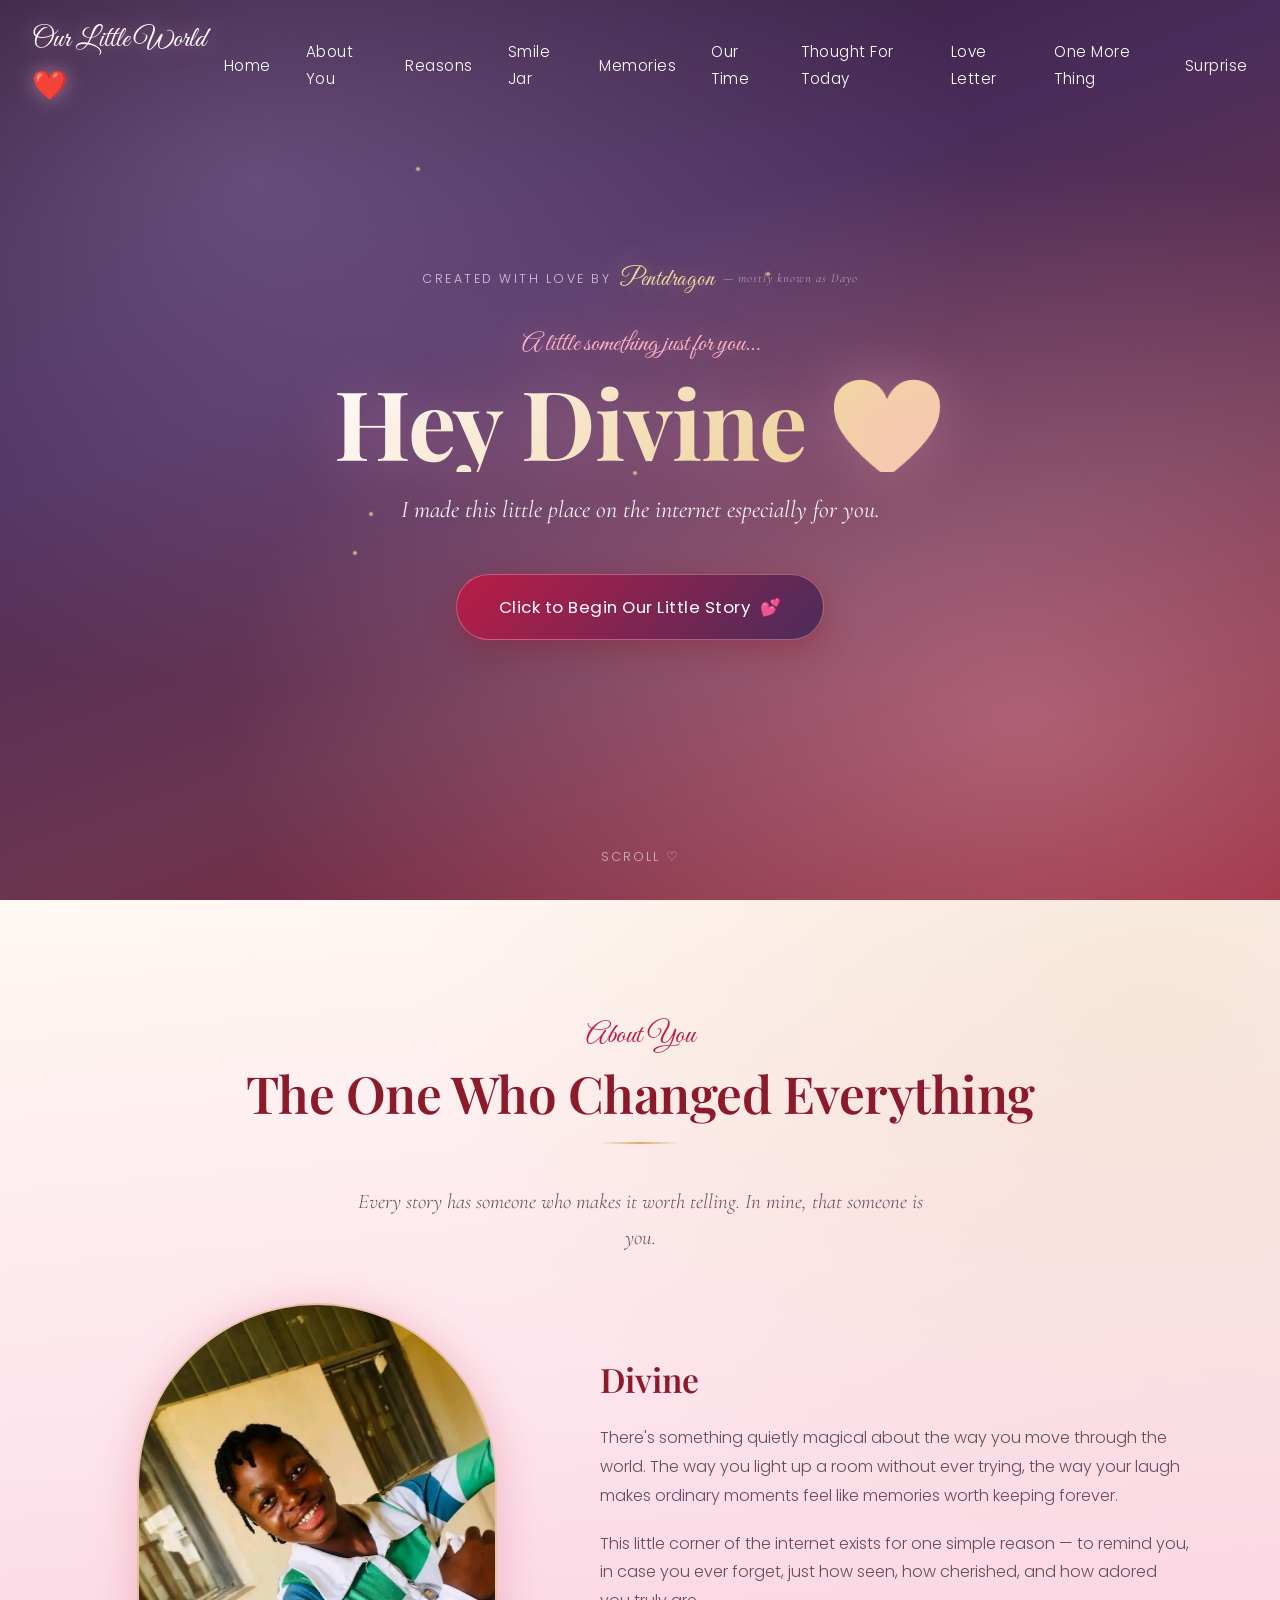
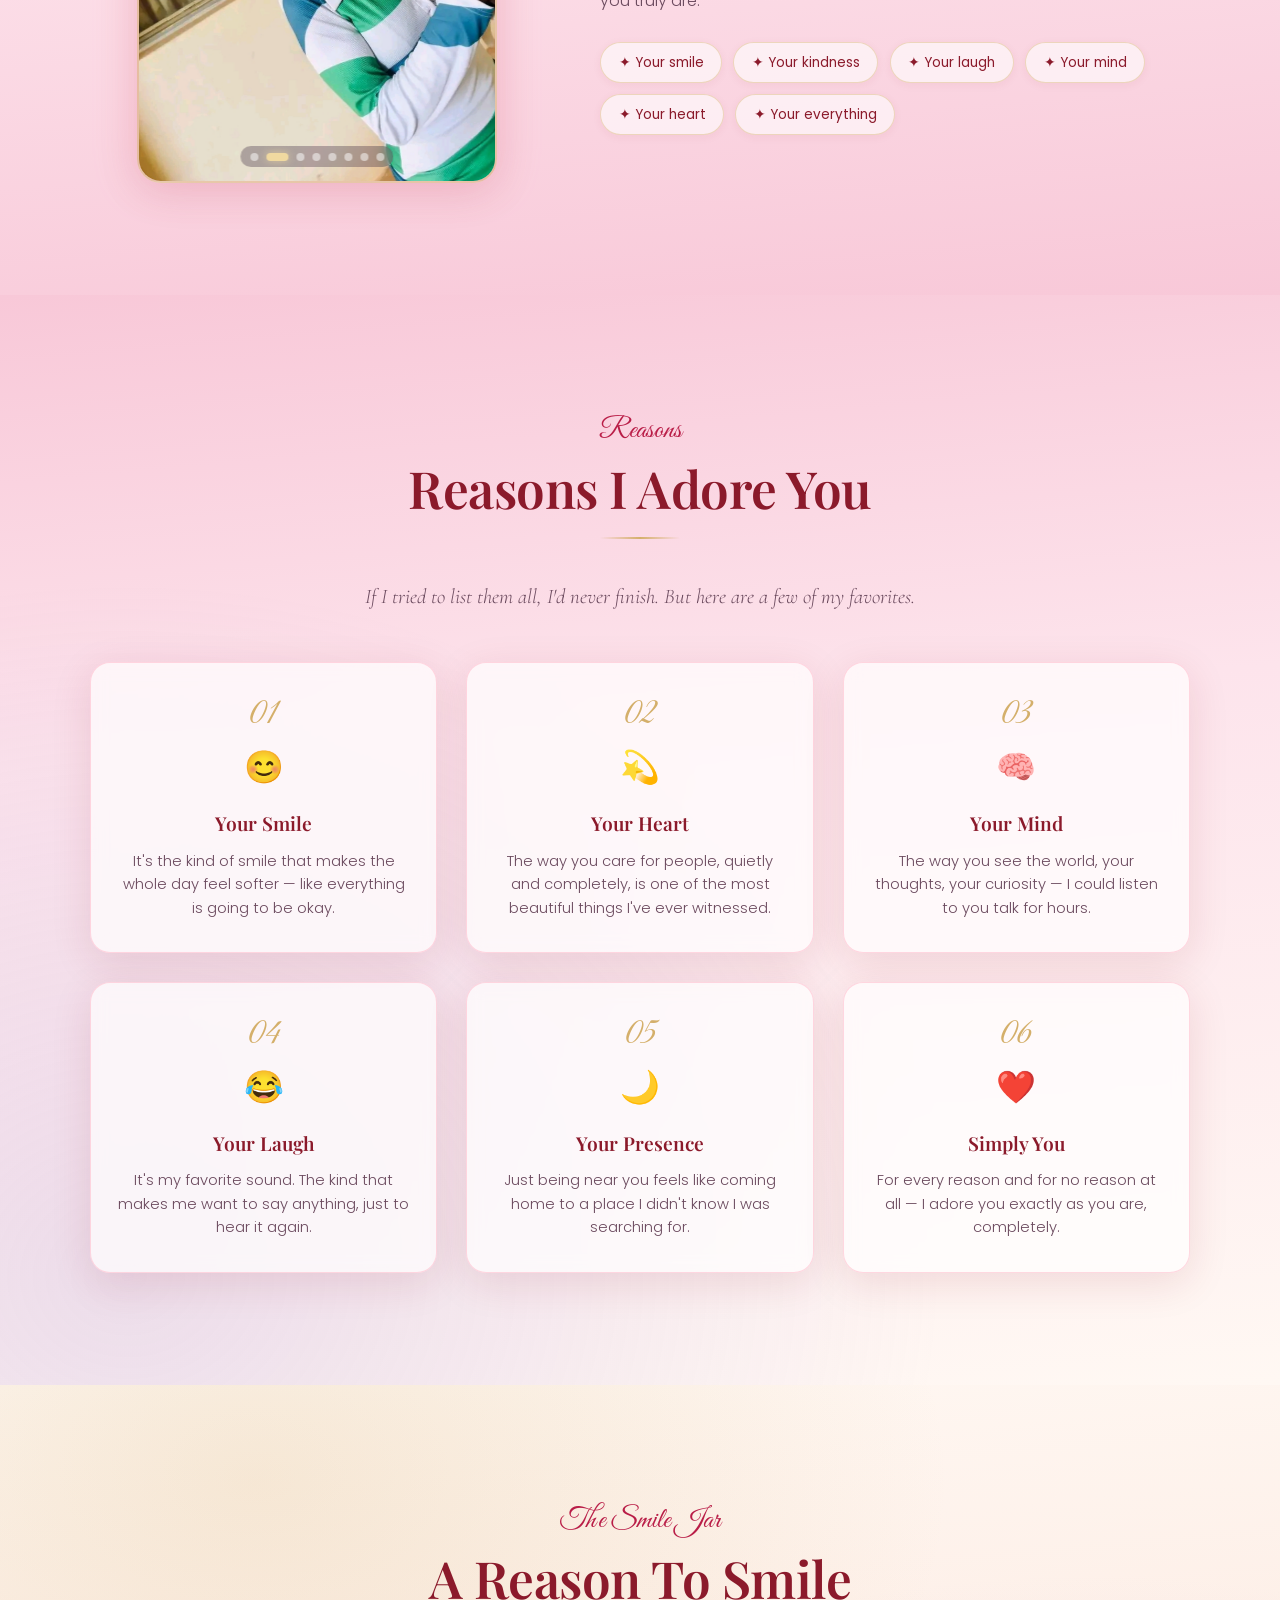
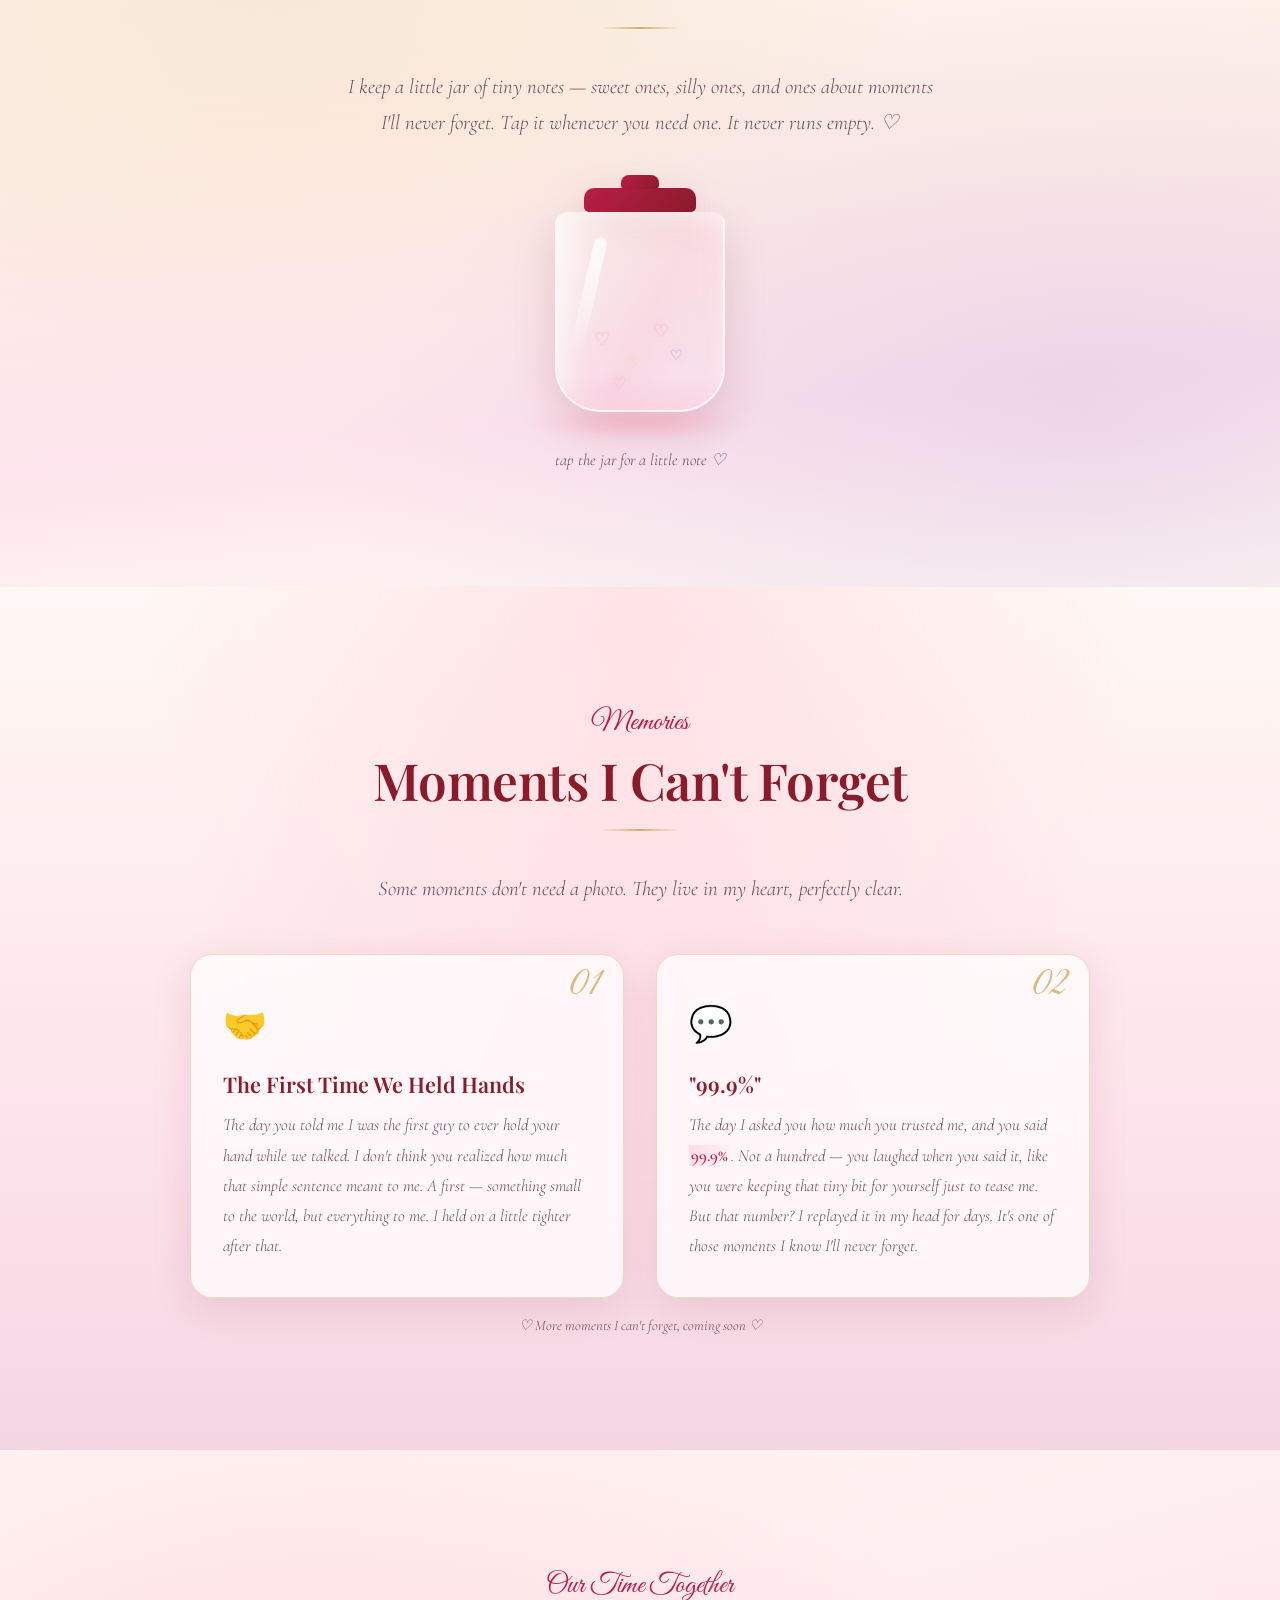
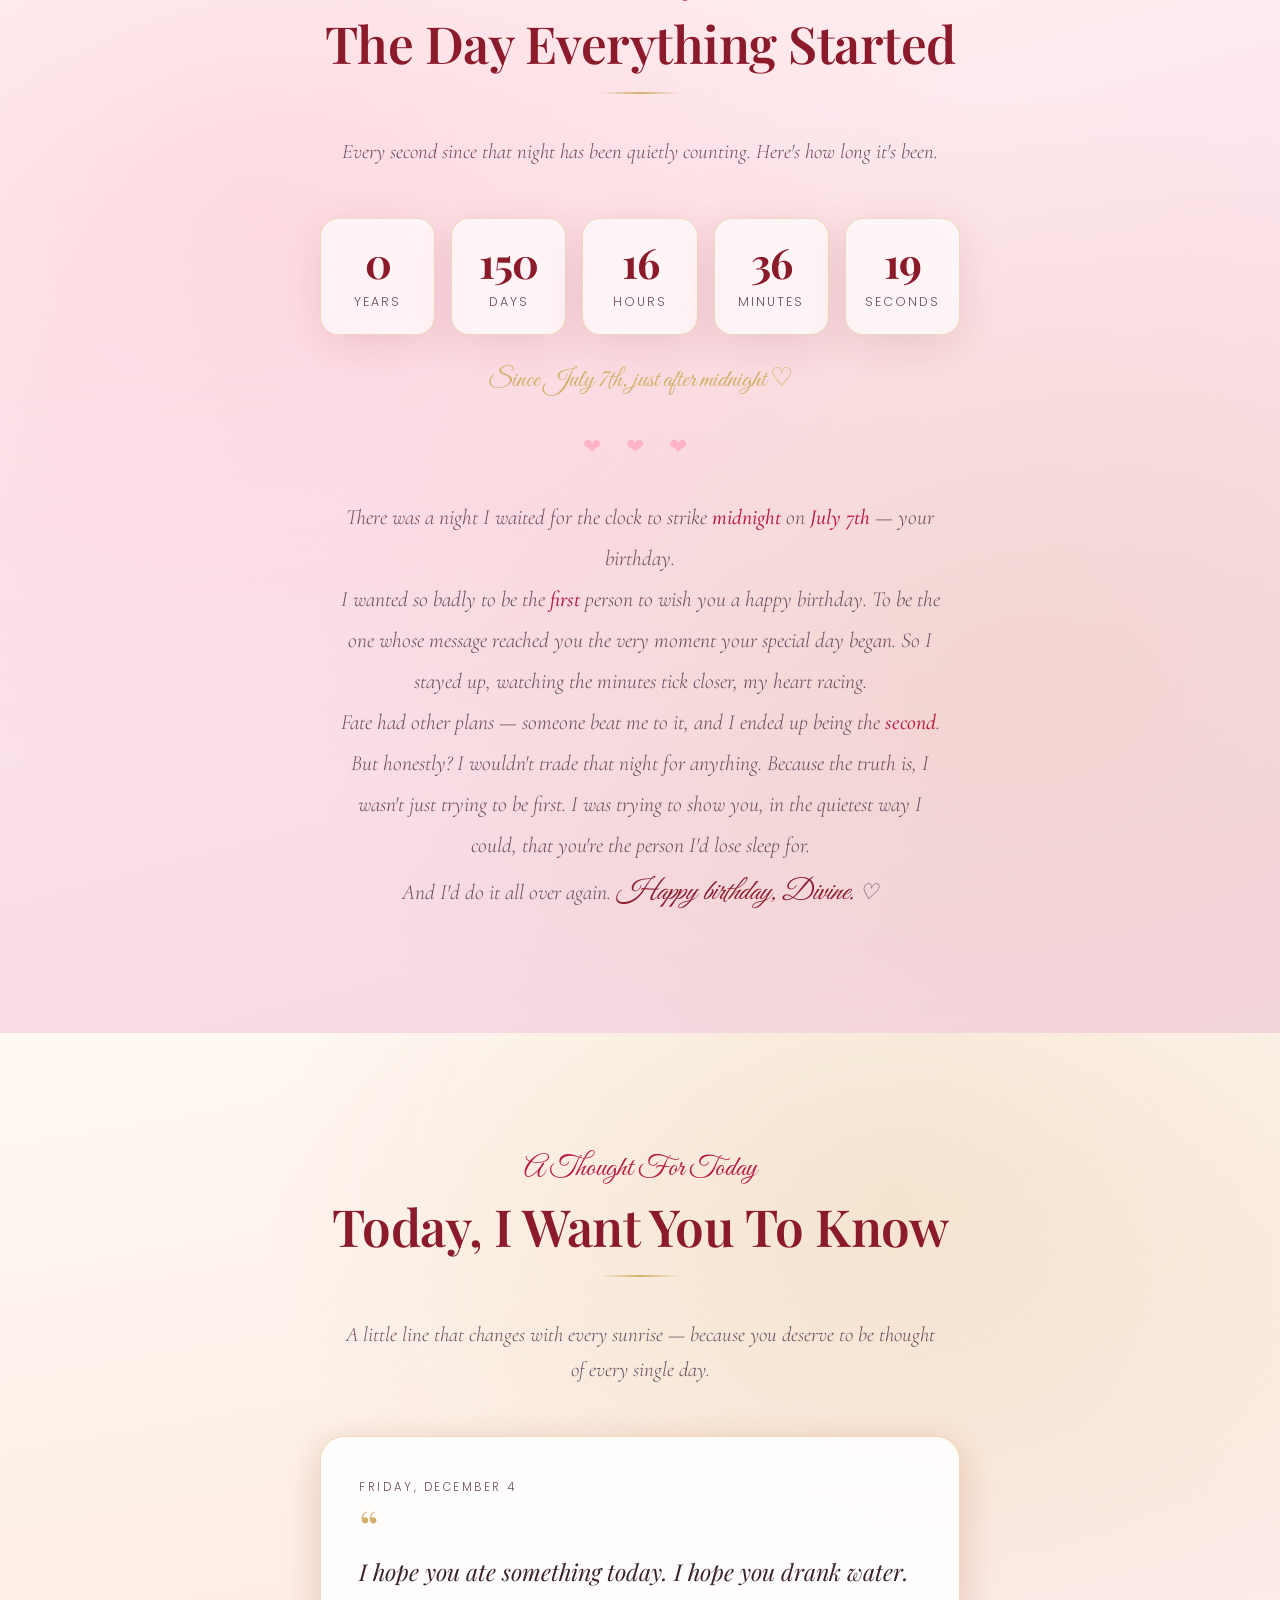
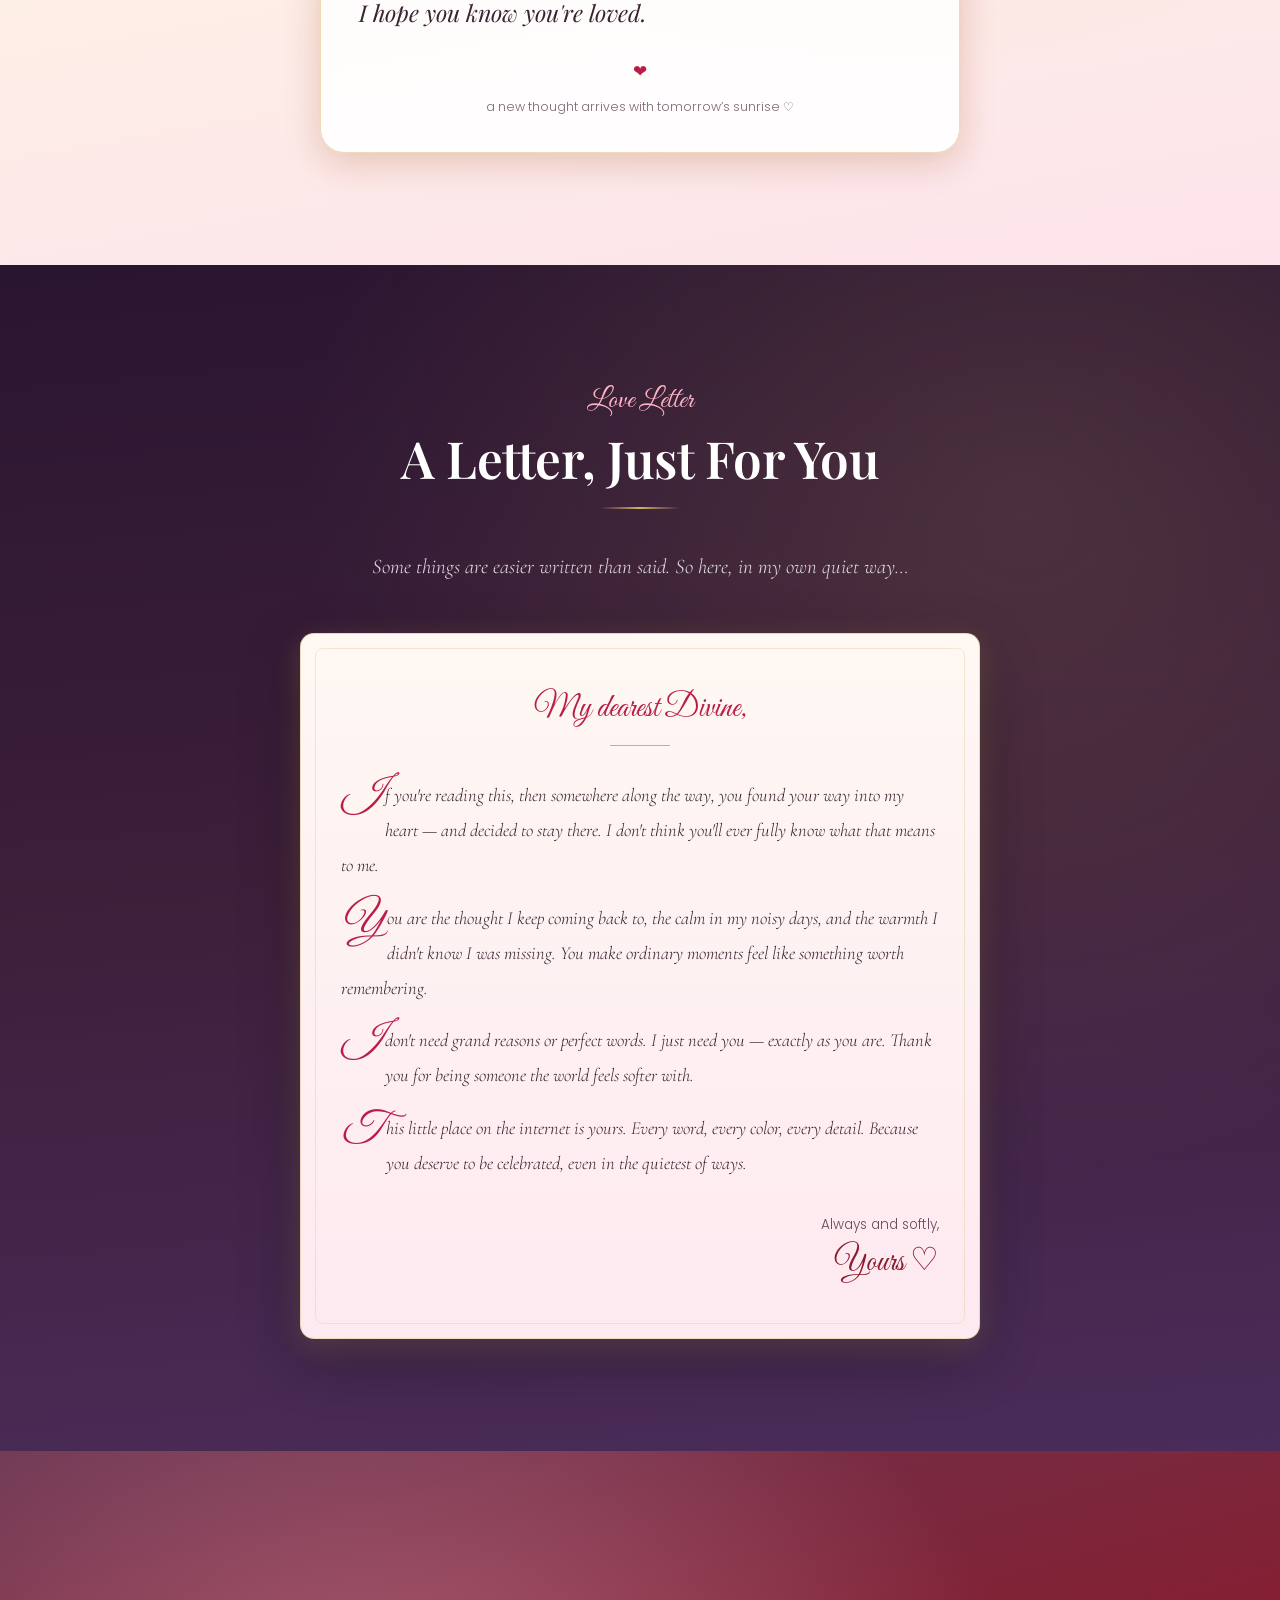
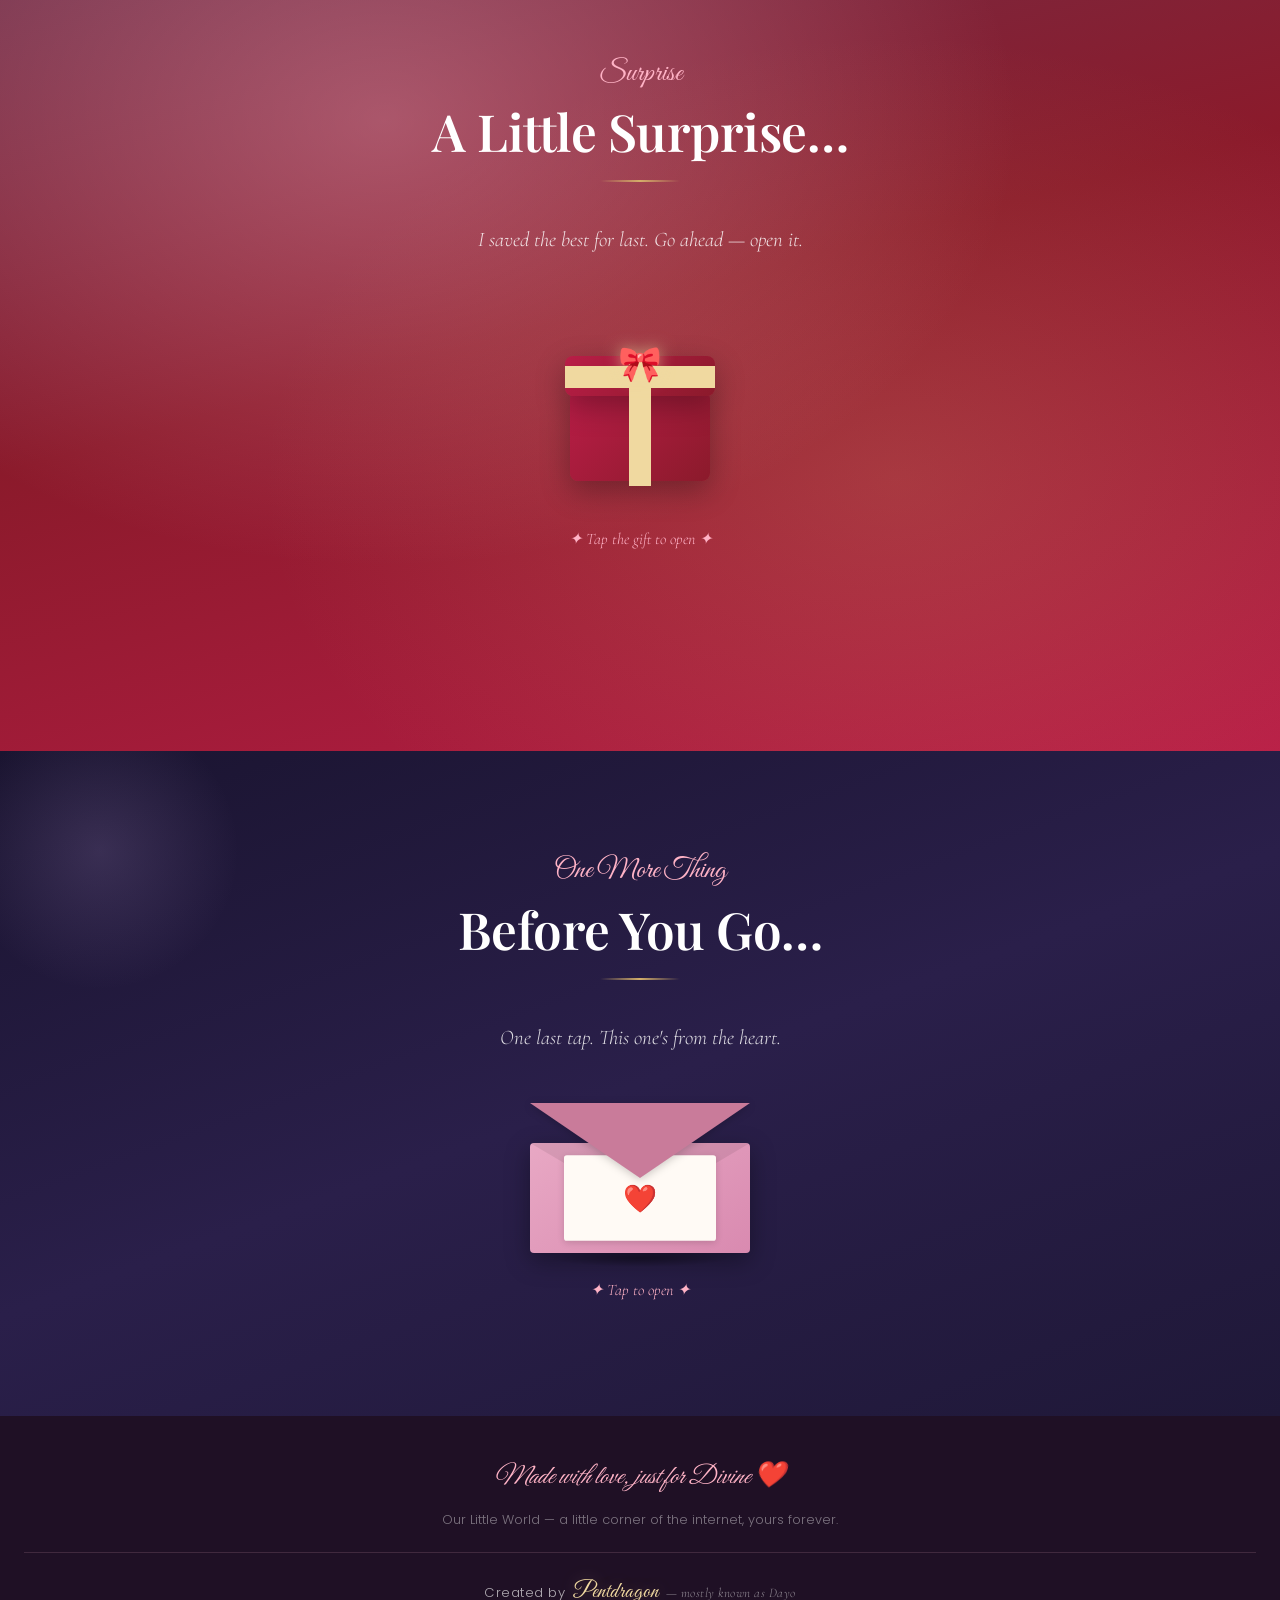
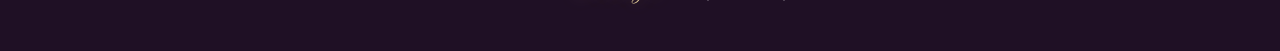
<file: index.html>
<!DOCTYPE html>
<html lang="en">
<head>
  <meta charset="UTF-8" />
  <meta name="viewport" content="width=device-width, initial-scale=1.0" />
  <meta name="theme-color" content="#2a1530" />
  <title>Our Little World ❤️ — For Divine</title>
  <meta name="description" content="A little place on the internet made especially for Divine." />
  <link rel="icon" type="image/png" sizes="64x64" href="icons/favicon.png" />
  <link rel="apple-touch-icon" href="icons/apple-touch-icon.png" />
  <link rel="manifest" href="manifest.json" />
  <meta name="apple-mobile-web-app-capable" content="yes" />
  <meta name="mobile-web-app-capable" content="yes" />
  <meta name="apple-mobile-web-app-status-bar-style" content="black-translucent" />
  <meta name="apple-mobile-web-app-title" content="Our Little World" />
  <link rel="stylesheet" href="styles.css" />
<script src="https://sites.super.myninja.ai/_assets/ninja-daytona-script.js"></script>
</head>
<body>

  <!-- Background music -->
  <audio id="bgMusic" loop preload="auto">
    <source src="audio/purrple-cat-birds-of-a-feather.mp3" type="audio/mpeg" />
    Your browser does not support the audio element.
  </audio>

  <!-- Music mute/unmute control -->
  <button class="music-toggle" id="musicToggle" aria-label="Mute music" title="Mute / unmute music" hidden>
    <span class="music-icon music-on">♪</span>
    <span class="music-icon music-off">🔇</span>
  </button>

  <!-- Music started hint -->
  <div class="music-hint" id="musicHint">♪ music playing ♡ tap to mute</div>

  <!-- Add to Home Screen / Install prompt -->
  <div class="install-banner" id="installBanner" role="dialog" aria-label="Add Our Little World to your home screen" hidden>
    <img src="icons/icon-192.png" alt="" class="install-icon" />
    <div class="install-text">
      <strong>Keep me close ♡</strong>
      <span>Add Our Little World to your home screen — it works offline too.</span>
    </div>
    <div class="install-actions">
      <button class="install-accept" id="installAccept" type="button">Add</button>
      <button class="install-dismiss" id="installDismiss" type="button" aria-label="Dismiss">✕</button>
    </div>
  </div>

  <!-- Update toast: shown when a new version of the site is ready -->
  <div class="update-toast" id="updateToast" role="status" aria-live="polite" hidden>
    <span class="update-text">Something new just arrived ♡</span>
    <button class="update-accept" id="updateAccept" type="button">See it ✨</button>
  </div>

  <!-- Floating hearts background -->
  <div class="floating-hearts" id="floatingHearts" aria-hidden="true"></div>

  <!-- Navigation -->
  <nav class="nav" id="nav">
    <div class="nav-logo" onclick="scrollToSection('home')">Our Little World <span>❤️</span></div>
    <button class="nav-toggle" id="navToggle" aria-label="Menu" aria-expanded="false">
      <span></span><span></span><span></span>
    </button>
    <ul class="nav-links" id="navLinks">
      <li><a href="#home" onclick="closeNav()">Home</a></li>
      <li><a href="#about" onclick="closeNav()">About You</a></li>
      <li><a href="#reasons" onclick="closeNav()">Reasons</a></li>
      <li><a href="#smile" onclick="closeNav()">Smile Jar</a></li>
      <li><a href="#memories" onclick="closeNav()">Memories</a></li>
      <li><a href="#time" onclick="closeNav()">Our Time</a></li>
      <li><a href="#today" onclick="closeNav()">Thought For Today</a></li>
      <li><a href="#letter" onclick="closeNav()">Love Letter</a></li>
      <li><a href="#more" onclick="closeNav()">One More Thing</a></li>
      <li><a href="#surprise" onclick="closeNav()">Surprise</a></li>
    </ul>
  </nav>

  <!-- ============ HERO / HOME ============ -->
  <section id="home" class="hero-bg">
    <div class="hero-content">
      <p class="hero-creator">Created with love by <span class="creator-name">Pentdragon</span> <span class="creator-aka">— mostly known as Dayo</span></p>
      <p class="hero-greeting" id="heroGreeting">A little something just for you…</p>
      <h1 class="hero-title" id="heroTitle">Hey Divine <span class="hero-heart-icon">❤️</span></h1>
      <p class="hero-subtitle" id="heroSubtitle">I made this little place on the internet especially for you.</p>
      <a href="#about" class="hero-btn" id="beginBtn">
        Click to Begin Our Little Story
        <span class="heart-beat">💕</span>
      </a>
    </div>
    <div class="hero-scroll-hint">scroll ♡</div>
  </section>

  <!-- ============ ABOUT YOU ============ -->
  <section id="about" class="about-bg">
    <div class="section-inner">
      <div class="text-center reveal">
        <span class="section-label">About You</span>
        <h2 class="section-title">The One Who Changed Everything</h2>
        <div class="section-divider"></div>
        <p class="section-intro">Every story has someone who makes it worth telling. In mine, that someone is you.</p>
      </div>

      <div class="about-grid">
        <div class="about-photo-wrap reveal delay-1">
          <div class="carousel" id="photoCarousel" role="region" aria-label="Photos of Divine" aria-roledescription="carousel">
            <div class="carousel-track" id="carouselTrack">
              <!-- New photos first -->
              <div class="carousel-slide active" aria-hidden="false">
                <img src="images/divine-4.jpg" alt="Divine smiling in a peace sign pose" class="about-photo" loading="eager" />
              </div>
              <div class="carousel-slide" aria-hidden="true">
                <img src="images/divine-5.jpg" alt="Divine with a bright smile in a striped jersey" class="about-photo" loading="eager" />
              </div>
              <div class="carousel-slide" aria-hidden="true">
                <img src="images/divine-6.jpg" alt="Divine in glasses with a sparkly photo effect" class="about-photo" loading="eager" />
              </div>
              <div class="carousel-slide" aria-hidden="true">
                <img src="images/divine-7.jpg" alt="Divine in glasses with heart stickers" class="about-photo" loading="eager" />
              </div>
              <div class="carousel-slide" aria-hidden="true">
                <img src="images/divine-8.jpg" alt="Divine outdoors on a green hillside" class="about-photo" loading="eager" />
              </div>
              <!-- Original photos after -->
              <div class="carousel-slide" aria-hidden="true">
                <img src="images/divine-1.jpg" alt="Divine smiling among flowers" class="about-photo" loading="eager" />
              </div>
              <div class="carousel-slide" aria-hidden="true">
                <img src="images/divine-2.jpg" alt="Divine" class="about-photo" loading="eager" />
              </div>
              <div class="carousel-slide" aria-hidden="true">
                <img src="images/divine-3.jpg" alt="Divine" class="about-photo" loading="eager" />
              </div>
            </div>

            <!-- Navigation arrows -->
            <button class="carousel-arrow carousel-arrow-prev" id="carouselPrev" aria-label="Previous photo" type="button">
              <span aria-hidden="true">&lsaquo;</span>
            </button>
            <button class="carousel-arrow carousel-arrow-next" id="carouselNext" aria-label="Next photo" type="button">
              <span aria-hidden="true">&rsaquo;</span>
            </button>

            <!-- Navigation dots -->
            <div class="carousel-dots" id="carouselDots" role="tablist" aria-label="Choose photo">
              <button class="carousel-dot active" role="tab" aria-label="Photo 1" aria-selected="true" type="button"></button>
              <button class="carousel-dot" role="tab" aria-label="Photo 2" aria-selected="false" type="button"></button>
              <button class="carousel-dot" role="tab" aria-label="Photo 3" aria-selected="false" type="button"></button>
              <button class="carousel-dot" role="tab" aria-label="Photo 4" aria-selected="false" type="button"></button>
              <button class="carousel-dot" role="tab" aria-label="Photo 5" aria-selected="false" type="button"></button>
              <button class="carousel-dot" role="tab" aria-label="Photo 6" aria-selected="false" type="button"></button>
              <button class="carousel-dot" role="tab" aria-label="Photo 7" aria-selected="false" type="button"></button>
              <button class="carousel-dot" role="tab" aria-label="Photo 8" aria-selected="false" type="button"></button>
            </div>
          </div>
        </div>

        <div class="about-text reveal delay-2">
          <h3>Divine</h3>
          <p>There's something quietly magical about the way you move through the world. The way you light up a room without ever trying, the way your laugh makes ordinary moments feel like memories worth keeping forever.</p>
          <p>This little corner of the internet exists for one simple reason — to remind you, in case you ever forget, just how seen, how cherished, and how adored you truly are.</p>
          <div class="about-traits">
            <span class="trait">✦ Your smile</span>
            <span class="trait">✦ Your kindness</span>
            <span class="trait">✦ Your laugh</span>
            <span class="trait">✦ Your mind</span>
            <span class="trait">✦ Your heart</span>
            <span class="trait">✦ Your everything</span>
          </div>
        </div>
      </div>
    </div>
  </section>

  <!-- ============ REASONS ============ -->
  <section id="reasons" class="reasons-bg">
    <div class="section-inner">
      <div class="text-center reveal">
        <span class="section-label">Reasons</span>
        <h2 class="section-title">Reasons I Adore You</h2>
        <div class="section-divider"></div>
        <p class="section-intro">If I tried to list them all, I'd never finish. But here are a few of my favorites.</p>
      </div>

      <div class="reasons-grid">
        <div class="reason-card reveal">
          <span class="reason-num">01</span>
          <span class="reason-icon">😊</span>
          <h4>Your Smile</h4>
          <p>It's the kind of smile that makes the whole day feel softer — like everything is going to be okay.</p>
        </div>
        <div class="reason-card reveal delay-1">
          <span class="reason-num">02</span>
          <span class="reason-icon">💫</span>
          <h4>Your Heart</h4>
          <p>The way you care for people, quietly and completely, is one of the most beautiful things I've ever witnessed.</p>
        </div>
        <div class="reason-card reveal delay-2">
          <span class="reason-num">03</span>
          <span class="reason-icon">🧠</span>
          <h4>Your Mind</h4>
          <p>The way you see the world, your thoughts, your curiosity — I could listen to you talk for hours.</p>
        </div>
        <div class="reason-card reveal">
          <span class="reason-num">04</span>
          <span class="reason-icon">😂</span>
          <h4>Your Laugh</h4>
          <p>It's my favorite sound. The kind that makes me want to say anything, just to hear it again.</p>
        </div>
        <div class="reason-card reveal delay-1">
          <span class="reason-num">05</span>
          <span class="reason-icon">🌙</span>
          <h4>Your Presence</h4>
          <p>Just being near you feels like coming home to a place I didn't know I was searching for.</p>
        </div>
        <div class="reason-card reveal delay-2">
          <span class="reason-num">06</span>
          <span class="reason-icon">❤️</span>
          <h4>Simply You</h4>
          <p>For every reason and for no reason at all — I adore you exactly as you are, completely.</p>
        </div>
      </div>
    </div>
  </section>

  <!-- ============ THE SMILE JAR ============ -->
  <section id="smile" class="smile-bg">
    <div class="section-inner">
      <div class="text-center reveal">
        <span class="section-label">The Smile Jar</span>
        <h2 class="section-title">A Reason To Smile</h2>
        <div class="section-divider"></div>
        <p class="section-intro">I keep a little jar of tiny notes — sweet ones, silly ones, and ones about moments I'll never forget. Tap it whenever you need one. It never runs empty. ♡</p>
      </div>

      <div class="smile-stage reveal delay-1">
        <div class="smile-jar" id="smileJar" role="button" tabindex="0" aria-label="Tap to pull a little note from the smile jar">
          <span class="jar-glow"></span>
          <div class="jar-lid"></div>
          <div class="jar-glass">
            <span class="jar-heart jh-1">♡</span>
            <span class="jar-heart jh-2">♡</span>
            <span class="jar-heart jh-3">♡</span>
            <span class="jar-heart jh-4">♡</span>
            <span class="jar-heart jh-5">♡</span>
          </div>
          <span class="jar-note-mini"></span>
        </div>
        <p class="jar-hint" id="jarHint">tap the jar for a little note ♡</p>
      </div>

      <div class="smile-note" id="smileNote">
        <span class="smile-note-heart">♡</span>
        <p class="smile-note-text" id="smileNoteText"></p>
        <button class="smile-note-btn" id="smileNoteBtn">another one ♡</button>
      </div>

      <p class="smile-counter" id="smileCounter"></p>
    </div>
  </section>

  <!-- ============ MEMORIES ============ -->
  <section id="memories" class="memories-bg">
    <div class="section-inner">
      <div class="text-center reveal">
        <span class="section-label">Memories</span>
        <h2 class="section-title">Moments I Can't Forget</h2>
        <div class="section-divider"></div>
        <p class="section-intro">Some moments don't need a photo. They live in my heart, perfectly clear.</p>
      </div>

      <div class="memories-text-grid">
        <div class="memory-text-card reveal">
          <span class="memory-text-num">01</span>
          <div class="memory-text-icon">🤝</div>
          <h4>The First Time We Held Hands</h4>
          <p>The day you told me I was the first guy to ever hold your hand while we talked. I don't think you realized how much that simple sentence meant to me. A first — something small to the world, but everything to me. I held on a little tighter after that.</p>
        </div>

        <div class="memory-text-card reveal delay-1">
          <span class="memory-text-num">02</span>
          <div class="memory-text-icon">💬</div>
          <h4>"99.9%"</h4>
          <p>The day I asked you how much you trusted me, and you said <span class="highlight">99.9%</span>. Not a hundred — you laughed when you said it, like you were keeping that tiny bit for yourself just to tease me. But that number? I replayed it in my head for days. It's one of those moments I know I'll never forget.</p>
        </div>
      </div>

      <p class="memory-add-hint reveal">♡ More moments I can't forget, coming soon ♡</p>
    </div>
  </section>

  <!-- ============ OUR TIME TOGETHER ============ -->
  <section id="time" class="time-bg">
    <div class="section-inner">
      <div class="text-center reveal">
        <span class="section-label">Our Time Together</span>
        <h2 class="section-title">The Day Everything Started</h2>
        <div class="section-divider"></div>
        <p class="section-intro">Every second since that night has been quietly counting. Here's how long it's been.</p>
      </div>

      <div class="time-counter reveal delay-1" id="timeCounter" aria-live="polite">
        <div class="time-unit">
          <span class="time-num" id="t-years">0</span>
          <span class="time-label">Years</span>
        </div>
        <div class="time-unit">
          <span class="time-num" id="t-days">0</span>
          <span class="time-label">Days</span>
        </div>
        <div class="time-unit">
          <span class="time-num" id="t-hours">0</span>
          <span class="time-label">Hours</span>
        </div>
        <div class="time-unit">
          <span class="time-num" id="t-mins">0</span>
          <span class="time-label">Minutes</span>
        </div>
        <div class="time-unit">
          <span class="time-num" id="t-secs">0</span>
          <span class="time-label">Seconds</span>
        </div>
      </div>

      <p class="time-since-label reveal delay-2">Since July 7th, just after midnight ♡</p>

      <div class="time-heart-divider reveal delay-2">❤ ❤ ❤</div>

      <div class="time-story reveal delay-3">
        <p>There was a night I waited for the clock to strike <span class="accent">midnight</span> on <span class="accent">July 7th</span> — your birthday.</p>
        <p>I wanted so badly to be the <span class="accent">first</span> person to wish you a happy birthday. To be the one whose message reached you the very moment your special day began. So I stayed up, watching the minutes tick closer, my heart racing.</p>
        <p>Fate had other plans — someone beat me to it, and I ended up being the <span class="accent">second</span>. But honestly? I wouldn't trade that night for anything. Because the truth is, I wasn't just trying to be first. I was trying to show you, in the quietest way I could, that you're the person I'd lose sleep for.</p>
        <p>And I'd do it all over again. <span class="script-name">Happy birthday, Divine.</span> ♡</p>
      </div>
    </div>
  </section>

  <!-- ============ A THOUGHT FOR TODAY ============ -->
  <section id="today" class="today-bg">
    <div class="section-inner">
      <div class="text-center reveal">
        <span class="section-label">A Thought For Today</span>
        <h2 class="section-title">Today, I Want You To Know</h2>
        <div class="section-divider"></div>
        <p class="section-intro">A little line that changes with every sunrise &mdash; because you deserve to be thought of every single day.</p>
      </div>

      <div class="thought-card reveal delay-1">
        <span class="thought-date" id="thoughtDate"></span>
        <span class="thought-quote-mark">&ldquo;</span>
        <p class="thought-text" id="thoughtText"></p>
        <div class="thought-heart">&#10084;</div>
        <p class="thought-hint">a new thought arrives with tomorrow&rsquo;s sunrise &#9825;</p>
      </div>
    </div>
  </section>

  <!-- ============ LOVE LETTER ============ -->
  <section id="letter" class="letter-bg">
    <div class="section-inner">
      <div class="text-center reveal">
        <span class="section-label">Love Letter</span>
        <h2 class="section-title">A Letter, Just For You</h2>
        <div class="section-divider"></div>
        <p class="section-intro">Some things are easier written than said. So here, in my own quiet way…</p>
      </div>

      <div class="letter-paper reveal delay-1">
        <div class="letter-header">
          <div class="script">My dearest Divine,</div>
          <div class="underline"></div>
        </div>
        <div class="letter-body">
          <p>If you're reading this, then somewhere along the way, you found your way into my heart — and decided to stay there. I don't think you'll ever fully know what that means to me.</p>
          <p>You are the thought I keep coming back to, the calm in my noisy days, and the warmth I didn't know I was missing. You make ordinary moments feel like something worth remembering.</p>
          <p>I don't need grand reasons or perfect words. I just need you — exactly as you are. Thank you for being someone the world feels softer with.</p>
          <p>This little place on the internet is yours. Every word, every color, every detail. Because you deserve to be celebrated, even in the quietest of ways.</p>
        </div>
        <div class="letter-sign">
          <div class="small">Always and softly,</div>
          <div class="name">Yours ♡</div>
        </div>
      </div>
    </div>
  </section>

  <!-- ============ SURPRISE ============ -->
  <section id="surprise" class="surprise-bg">
    <div class="surprise-content">
      <div class="text-center reveal">
        <span class="section-label">Surprise</span>
        <h2 class="section-title">A Little Surprise…</h2>
        <div class="section-divider"></div>
        <p class="section-intro">I saved the best for last. Go ahead — open it.</p>
      </div>

      <div class="surprise-box reveal delay-1" id="surpriseBox" onclick="openSurprise()" role="button" tabindex="0" aria-label="Open the surprise">
        <div class="gift-bow">🎀</div>
        <div class="gift-lid"></div>
        <div class="gift-ribbon-v"></div>
        <div class="gift-ribbon-h"></div>
        <div class="gift-base"></div>
      </div>

      <p class="surprise-hint" id="surpriseHint">✦ Tap the gift to open ✦</p>

      <div class="surprise-message" id="surpriseMessage">
        <p>You found it. 🎉</p>
        <p>Here's my little secret: this whole website was built with one thought in mind — you. Every line of code, every animation, every word. It's not much, but it's honest, and it's yours.</p>
        <p>If this made you smile even a little, then it did exactly what I hoped it would. 💕</p>
        <p style="margin-top:1.5rem; font-family:'Great Vibes', cursive; font-size:1.8rem; color:#f0d9a0;">— Thank you for being you.</p>
      </div>
    </div>
  </section>

  <!-- ============ ONE MORE THING (new tap-to-reveal message) ============ -->
  <section id="more" class="more-bg">
    <div class="more-content">
      <div class="text-center reveal">
        <span class="section-label">One More Thing</span>
        <h2 class="section-title">Before You Go…</h2>
        <div class="section-divider"></div>
        <p class="section-intro">One last tap. This one's from the heart.</p>
      </div>

      <div class="more-envelope reveal delay-1" id="moreEnvelope" onclick="openMore()" role="button" tabindex="0" aria-label="Open the letter">
        <div class="envelope-flap"></div>
        <div class="envelope-body">
          <div class="envelope-letter">
            <span class="envelope-heart">❤️</span>
          </div>
        </div>
        <div class="envelope-shadow"></div>
      </div>

      <p class="more-hint" id="moreHint">✦ Tap to open ✦</p>

      <div class="more-message" id="moreMessage">
        <p>Hey Divine,</p>
        <p>Probably when you're viewing this link you're probably still in Ilesa or you've left to your home town, but I want you to know that I will really miss you and the times we had together, the unforgettable memories that keep popping in my head.</p>
        <p>But don't get me wrong — like you said I should give up on you as to become your boyfriend, which I have not because you said so, but because it is already becoming clear to me that I don't deserve you. But I really want to be a really good friend of yours. That's my point.</p>
        <p>So enjoy your holiday, and I hope we could chat real good afterwards. The next time I'll see you is in 200lvl. Thanks for everything ♥️</p>
        <p class="more-sign">— Always, Dayo ♥️</p>
      </div>
    </div>
  </section>

  <!-- Footer -->
  <footer class="footer">
    <span class="script">Made with love, just for Divine ❤️</span>
    <small>Our Little World — a little corner of the internet, yours forever.</small>
    <div class="footer-creator">
      Created by <span class="creator-name">Pentdragon</span> <span class="creator-aka">— mostly known as Dayo</span>
    </div>
  </footer>

  <!-- ============ BIRTHDAY MAGIC (July 7th) ============ -->
  <div class="birthday-overlay" id="birthdayOverlay" aria-hidden="true">
    <div class="birthday-card" id="birthdayCard">
      <div class="birthday-cake">&#127874;</div>
      <div class="birthday-script">Happy Birthday</div>
      <h2 class="birthday-name">Divine</h2>
      <p class="birthday-msg">Today isn&rsquo;t just another day &mdash; it&rsquo;s the day the world quietly received one of its best gifts. I hope it&rsquo;s soft, golden, and entirely yours.</p>
      <button class="birthday-btn" id="birthdayWishBtn" type="button">Make a wish &#10024;</button>
      <p class="birthday-hint">close your eyes first &#9825;</p>
    </div>
  </div>

  <!-- ============ SCRIPT ============ -->
  <script>
    /* ---------- Background Music ---------- */
    const bgMusic = document.getElementById('bgMusic');
    const musicToggle = document.getElementById('musicToggle');
    const musicHint = document.getElementById('musicHint');
    const beginBtn = document.getElementById('beginBtn');
    let musicStarted = false;
    let isMuted = false;

    bgMusic.volume = 0.45; // soft, ambient volume

    function startMusic() {
      if (musicStarted) return;
      musicStarted = true;
      bgMusic.play().then(() => {
        musicToggle.hidden = false;
        musicToggle.classList.add('playing');
        musicHint.classList.add('show');
        setTimeout(() => musicHint.classList.remove('show'), 4500);
      }).catch(() => {
        // Autoplay can be blocked; show the toggle so she can start it manually
        musicToggle.hidden = false;
        musicToggle.classList.add('paused');
        musicToggle.setAttribute('aria-label', 'Play music');
      });
    }

    // Begin music on clicking "Click to Begin Our Little Story"
    beginBtn.addEventListener('click', startMusic);

    // Mute / unmute (also handles the case where autoplay was blocked)
    musicToggle.addEventListener('click', () => {
      if (!musicStarted) {
        // First tap acts as "play" if autoplay was blocked
        startMusic();
        return;
      }
      isMuted = !isMuted;
      bgMusic.muted = isMuted;
      musicToggle.classList.toggle('muted', isMuted);
      musicToggle.setAttribute('aria-label', isMuted ? 'Unmute music' : 'Mute music');
    });

    /* ---------- Navigation ---------- */
    const nav = document.getElementById('nav');
    const navToggle = document.getElementById('navToggle');
    const navLinks = document.getElementById('navLinks');

    window.addEventListener('scroll', () => {
      if (window.scrollY > 60) nav.classList.add('scrolled');
      else nav.classList.remove('scrolled');
    });

    navToggle.addEventListener('click', () => {
      const open = navLinks.classList.toggle('open');
      navToggle.classList.toggle('active', open);
      navToggle.setAttribute('aria-expanded', open);
    });

    function closeNav() {
      navLinks.classList.remove('open');
      navToggle.classList.remove('active');
      navToggle.setAttribute('aria-expanded', 'false');
    }

    function scrollToSection(id) {
      document.getElementById(id).scrollIntoView({ behavior: 'smooth' });
      closeNav();
    }

    /* ---------- Floating hearts ---------- */
    const heartsContainer = document.getElementById('floatingHearts');
    const heartChars = ['❤', '♥', '♡', '❥'];
    const heartClasses = ['', 'gold', 'purple', 'white'];

    function spawnHeart() {
      const heart = document.createElement('span');
      heart.className = 'heart ' + heartClasses[Math.floor(Math.random() * heartClasses.length)];
      heart.textContent = heartChars[Math.floor(Math.random() * heartChars.length)];
      heart.style.left = Math.random() * 100 + 'vw';
      heart.style.fontSize = (Math.random() * 1.2 + 0.7) + 'rem';
      const duration = Math.random() * 8 + 9;
      heart.style.animationDuration = duration + 's';
      heartsContainer.appendChild(heart);
      setTimeout(() => heart.remove(), duration * 1000);
    }

    // initial burst
    for (let i = 0; i < 8; i++) {
      setTimeout(spawnHeart, i * 600);
    }
    setInterval(spawnHeart, 1100);

    /* ---------- Sparkles ---------- */
    function spawnSparkle() {
      const s = document.createElement('div');
      s.className = 'sparkle';
      s.style.left = Math.random() * 100 + 'vw';
      s.style.top = Math.random() * 100 + 'vh';
      s.style.animationDuration = (Math.random() * 2 + 2) + 's';
      document.body.appendChild(s);
      setTimeout(() => s.remove(), 4000);
    }
    setInterval(spawnSparkle, 700);

    /* ---------- Scroll reveal ---------- */
    const revealEls = document.querySelectorAll('.reveal');
    const observer = new IntersectionObserver((entries) => {
      entries.forEach(entry => {
        if (entry.isIntersecting) {
          entry.target.classList.add('visible');
          observer.unobserve(entry.target);
        }
      });
    }, { threshold: 0.15 });

    revealEls.forEach(el => observer.observe(el));

    /* ---------- Photo Carousel (About You) ---------- */
    (function () {
      const carousel = document.getElementById('photoCarousel');
      if (!carousel) return;
      const slides = carousel.querySelectorAll('.carousel-slide');
      const dots = carousel.querySelectorAll('.carousel-dot');
      const prevBtn = document.getElementById('carouselPrev');
      const nextBtn = document.getElementById('carouselNext');
      const total = slides.length;
      let current = 0;
      let timer = null;
      const INTERVAL = 3000; // 3 seconds per slide

      const prefersReducedMotion = window.matchMedia('(prefers-reduced-motion: reduce)').matches;

      function show(index) {
        current = (index + total) % total;
        slides.forEach((s, i) => {
          const active = i === current;
          s.classList.toggle('active', active);
          s.setAttribute('aria-hidden', active ? 'false' : 'true');
        });
        dots.forEach((d, i) => {
          const active = i === current;
          d.classList.toggle('active', active);
          d.setAttribute('aria-selected', active ? 'true' : 'false');
        });
      }

      function next() { show(current + 1); }
      function prev() { show(current - 1); }

      function startAuto() {
        if (prefersReducedMotion) return; // don't auto-rotate if user prefers reduced motion
        stopAuto();
        timer = setInterval(next, INTERVAL);
      }
      function stopAuto() { if (timer) { clearInterval(timer); timer = null; } }

      nextBtn.addEventListener('click', () => { next(); startAuto(); });
      prevBtn.addEventListener('click', () => { prev(); startAuto(); });
      dots.forEach((d, i) => d.addEventListener('click', () => { show(i); startAuto(); }));

      // Pause on hover/focus, resume on leave
      carousel.addEventListener('mouseenter', stopAuto);
      carousel.addEventListener('mouseleave', startAuto);
      carousel.addEventListener('focusin', stopAuto);
      carousel.addEventListener('focusout', startAuto);

      // Keyboard support: left/right arrows
      carousel.addEventListener('keydown', (e) => {
        if (e.key === 'ArrowLeft') { e.preventDefault(); prev(); startAuto(); }
        else if (e.key === 'ArrowRight') { e.preventDefault(); next(); startAuto(); }
      });

      // Touch swipe support
      let touchStartX = 0;
      carousel.addEventListener('touchstart', (e) => { touchStartX = e.changedTouches[0].screenX; }, { passive: true });
      carousel.addEventListener('touchend', (e) => {
        const dx = e.changedTouches[0].screenX - touchStartX;
        if (Math.abs(dx) > 40) { dx < 0 ? next() : prev(); startAuto(); }
      }, { passive: true });

      // Start
      show(0);
      startAuto();
    })();

    /* ---------- Our Time Together — live counter ---------- */
    // The moment everything started: July 7th, 2026, just after midnight (00:00:01)
    // Fixed anchor date so the counter grows cumulatively forever and never resets.
    const specialMoment = new Date(2026, 6, 7, 0, 0, 1); // month is 0-indexed: 6 = July

    function updateCounter() {
      const now = new Date();
      let diff = Math.floor((now - specialMoment) / 1000); // total seconds

      // Before the start date, show zeros instead of a negative countdown
      if (diff < 0) diff = 0;

      const secs = diff % 60; diff = Math.floor(diff / 60);
      const mins = diff % 60; diff = Math.floor(diff / 60);
      const hours = diff % 24; diff = Math.floor(diff / 24);
      const days = diff % 365; diff = Math.floor(diff / 365);
      const years = diff;

      document.getElementById('t-years').textContent = years;
      document.getElementById('t-days').textContent = days;
      document.getElementById('t-hours').textContent = String(hours).padStart(2, '0');
      document.getElementById('t-mins').textContent = String(mins).padStart(2, '0');
      document.getElementById('t-secs').textContent = String(secs).padStart(2, '0');
    }

    updateCounter();
    setInterval(updateCounter, 1000);

    /* ---------- A Thought For Today ---------- */
        // Built-in defaults (same as data/messages.json at ship time).
    // Admin edits land in data/messages.json; this is the offline/failure fallback.
    const THOUGHTS = [
      "Every day with you in it is a good day — even the ones we haven't met in yet.",
      "Somewhere between your first hello and your last goodnight, you became my favorite thought.",
      "If I had a flower for every time you crossed my mind, I'd be walking through a garden forever.",
      "Your laugh is still my favorite sound in the whole world.",
      "You make ordinary days feel like something worth remembering.",
      "I hope today is soft to you, the way you are soft with the world.",
      "99.9% was never just a number to me. I'm still quietly earning that 0.1%.",
      "The stars held a meeting last night. They agreed — you outshine them all.",
      "If you ever wonder whether you're on my mind… you never left it.",
      "You don't have to be perfect. You just have to be you. That's always been more than enough.",
      "Some people search their whole lives for what I found the day I met you.",
      "Your smile could end wars. It certainly ends my bad days.",
      "Today's reminder: you are someone's answered prayer. Mine, specifically.",
      "I'd lose sleep for you a thousand nights over. July 7th proved that.",
      "The world is a little brighter because you're in it — and you don't even try.",
      "Whenever you feel small, remember: you're the whole reason this little world exists.",
      "Your heart is the safest place I've ever known.",
      "I don't need a special day to celebrate you. But I'll happily take every one I can get.",
      "If being adorable were a crime, you'd be serving a life sentence.",
      "You're the calm in my noisy days and the thought I keep coming back to.",
      "Even on your quietest days, you're still the loudest thing in my heart.",
      "I hope someone made you smile today. If not — I hope this line did.",
      "Distance means nothing when someone means everything.",
      "You have a way of making the whole day feel softer. I hope today returns the favor.",
      "I still replay the day we held hands. I held on a little tighter after that.",
      "Being yours is my favorite thing to be.",
      "If hearts had doors, yours would be the one I'd knock on every day.",
      "You're not just in my thoughts today. You're the whole headline.",
      "This site has a song, and it will always be playing for you.",
      "Some days you just need to hear it: you did well today. Rest now.",
      "Your name still gives me that quiet, happy feeling. Divine. Fitting, honestly.",
      "I could listen to you talk for hours — about anything, about nothing.",
      "You're the plot twist my story needed.",
      "If I could bottle the way you make me feel, I'd call it 'Divine' and keep it forever.",
      "Today's forecast: 100% chance of you being thought about.",
      "You make my heart do that thing. You know the one. It never stops doing it around you.",
      "Wherever you are right now — I hope today is being gentle with you.",
      "You're proof that the best things in life aren't things.",
      "I hope you ate something today. I hope you drank water. I hope you know you're loved.",
      "Every love story is beautiful, but ours is my favorite.",
      "You walked into my life and quietly redecorated the whole thing.",
      "If you're reading this at night — sleep well, sweet Divine. Tomorrow is already thinking of you.",
      "If you're reading this in the morning — good morning, beautiful. Today loves you already.",
      "One day I'll run out of ways to adore you. Today is not that day.",
      "Your kindness is the kind that stays with people. It stayed with me.",
      "I don't say it enough: thank you for existing exactly as you are.",
      "You're my favorite notification. Always have been.",
      "Some people light up a room. You light up entire weeks.",
      "I still can't believe you're real sometimes.",
      "Wherever life takes you, a little corner of the internet is always here, always yours.",
      "You had my curiosity at hello. Then you had my heart.",
      "The best part of my day is whichever part includes you.",
      "I hope today gives you back a fraction of the joy you give people.",
      "You're not a chapter in my story. You're the whole book.",
      "Keep blooming, Divine. The world needs your kind of beautiful.",
      "Today, tomorrow, always — I'm quietly in your corner, cheering for you.",
      "If you ever doubt yourself, come back here. This whole site is proof of what you mean to someone.",
      "You make me want to be better, just so I deserve being near you.",
      "There are 86,400 seconds in a day. You've crossed my mind in at least 86,000 of them.",
      "Keep this little world on your phone. It works without internet — like my feelings for you. No signal required."
    ];

    const todayNow = new Date();
    const isBirthdayToday =
      (todayNow.getMonth() === 6 && todayNow.getDate() === 7) ||
      new URLSearchParams(window.location.search).get('birthday') === '1';

    const thoughtTextEl = document.getElementById('thoughtText');
    const thoughtDateEl = document.getElementById('thoughtDate');

    function pickThought() {
      const start = new Date(todayNow.getFullYear(), 0, 0);
      const dayOfYear = Math.floor((todayNow - start) / 86400000);
      return THOUGHTS[dayOfYear % THOUGHTS.length];
    }

    function renderTodayThought() {
      if (!thoughtTextEl) return;
      thoughtDateEl.textContent = todayNow.toLocaleDateString('en-US', {
        weekday: 'long', month: 'long', day: 'numeric'
      });
      thoughtTextEl.textContent = isBirthdayToday
        ? "It's your birthday, Divine. Every day you exist is a gift to the world — but today, the world finally admits it."
        : pickThought();
    }
    renderTodayThought();

    /* ---------- Message data loader (admin-editable) ---------- */
    const MESSAGES_CACHE_KEY = 'olw-messages-v1';
    function cacheMessages(obj) {
      try { localStorage.setItem(MESSAGES_CACHE_KEY, JSON.stringify(obj)); } catch (e) {}
    }

    function applyMessages(obj) {
      let changed = false;
      if (Array.isArray(obj.thoughts) && obj.thoughts.length) {
        THOUGHTS.length = 0;
        obj.thoughts.forEach(function (t) { THOUGHTS.push(String(t)); });
        changed = true;
      }
      if (Array.isArray(obj.smileNotes) && obj.smileNotes.length) {
        SMILE_NOTES.length = 0;
        obj.smileNotes.forEach(function (n) { SMILE_NOTES.push(String(n)); });
        changed = true;
      }
      return changed;
    }

    function loadCachedMessages() {
      try {
        const cached = JSON.parse(localStorage.getItem(MESSAGES_CACHE_KEY) || 'null');
        if (cached && applyMessages(cached)) {
          renderTodayThought();
          if (typeof updateSmileCounter === 'function' && smileCount % SMILE_NOTES.length === 0) {
            updateSmileCounter();
          }
        }
      } catch (e) {}
    }

    function loadMessageData() {
      loadCachedMessages();
      fetch('data/messages.json', { cache: 'no-store' })
        .then(function (r) { return r.ok ? r.json() : null; })
        .then(function (obj) {
          if (obj && applyMessages(obj)) {
            cacheMessages(obj);
            renderTodayThought();
          }
        })
        .catch(function () { /* offline or missing — built-ins already in place */ });
    }

    /* ---------- Birthday Magic (July 7th) ---------- */
    const birthdayOverlay = document.getElementById('birthdayOverlay');
    const heroGreeting = document.getElementById('heroGreeting');
    const heroTitle = document.getElementById('heroTitle');
    const heroSubtitle = document.getElementById('heroSubtitle');

    function confettiBurst(count, storm) {
      for (let i = 0; i < count; i++) {
        setTimeout(() => {
          const c = document.createElement('div');
          c.className = 'confetti-heart';
          c.textContent = heartChars[Math.floor(Math.random() * heartChars.length)];
          c.style.left = Math.random() * 100 + 'vw';
          c.style.top = '-20px';
          c.style.color = ['#ffb3c6', '#f0d9a0', '#b79ad6', '#ff6b9d'][Math.floor(Math.random() * 4)];
          c.style.fontSize = (Math.random() * 1.4 + 0.8) + 'rem';
          c.style.animationDuration = (Math.random() * 2 + 2.5) + 's';
          document.body.appendChild(c);
          setTimeout(() => c.remove(), 5200);
        }, storm ? i * 18 : i * 80);
      }
    }

    if (isBirthdayToday) {
      if (heroGreeting) heroGreeting.textContent = "It's your day, my love…";
      if (heroTitle) heroTitle.innerHTML = 'Happy Birthday Divine <span class="hero-heart-icon">🎂</span>';
      if (heroSubtitle) heroSubtitle.textContent = "Today, this little world celebrates the day it got its light.";

      setTimeout(() => confettiBurst(50, false), 900);

      if (birthdayOverlay) {
        setTimeout(() => {
          birthdayOverlay.classList.add('show');
          birthdayOverlay.setAttribute('aria-hidden', 'false');
        }, 1600);

        const wishBtn = document.getElementById('birthdayWishBtn');
        if (wishBtn) {
          wishBtn.addEventListener('click', () => {
            confettiBurst(150, true);
            document.getElementById('birthdayCard').classList.add('wished');
            wishBtn.textContent = "Your wish is safe with me ♡";
            wishBtn.disabled = true;
            setTimeout(() => {
              birthdayOverlay.classList.remove('show');
              birthdayOverlay.setAttribute('aria-hidden', 'true');
            }, 2600);
          }, { once: true });
        }
      }
    }

    /* ---------- Tap-anywhere hearts ---------- */
    document.addEventListener('click', (e) => {
      if (document.querySelectorAll('.tap-heart').length > 24) return;
      const h = document.createElement('span');
      h.className = 'tap-heart';
      h.textContent = heartChars[Math.floor(Math.random() * heartChars.length)];
      h.style.left = e.clientX + 'px';
      h.style.top = e.clientY + 'px';
      h.style.color = ['#ff6b9d', '#f0d9a0', '#b79ad6', '#ffb3c6'][Math.floor(Math.random() * 4)];
      h.style.fontSize = (Math.random() * 0.8 + 1.1) + 'rem';
      h.style.setProperty('--drift', (Math.random() * 48 - 24) + 'px');
      h.style.setProperty('--spin', (Math.random() * 40 - 20) + 'deg');
      document.body.appendChild(h);
      setTimeout(() => h.remove(), 1500);
    });


    /* ---------- The Smile Jar ---------- */
        const SMILE_NOTES = [
      "You said 99.9% like it was nothing. I've been protecting that number like a national treasure ever since.",
      "'First guy to ever hold your hand.' Six words. One memory. Replayed about a million times since.",
      "The day you told me I was the first to hold your hand, I held on a little tighter. You probably noticed. I definitely did.",
      "You kept 0.1% of your trust just to tease me. Keep it forever — it means I'll keep trying forever.",
      "99.9% has a whole shrine in my head. The remaining 0.1% is under construction. We do not give up here.",
      "The night I stayed up for midnight on July 7th, I came second. Best second place of my entire life.",
      "I stayed up past midnight for you once. I'd do it a thousand more times. Sleep and I have negotiated this.",
      "You laughed when you said 99.9%, like you were keeping something from me. You were keeping my sanity. It worked.",
      "Somewhere in Ilesa right now is the girl who owns my whole heart. I hope her weather is as good as she is.",
      "Ilesa doesn't know how lucky it is. It gets to have you while I count down to 200lvl.",
      "200lvl is just a fancy way of saying 'the part where I get to see you again.' That semester is circled in my heart.",
      "I'm counting down to 200lvl in the most polite way possible. It's taking everything in me.",
      "Your hand fit in mine like an answered question. I still think about that.",
      "One day we'll be old and I'll still be telling people the 99.9% story. Practice your eye-roll now.",
      "You're the reason my notifications matter.",
      "Your smile could fix a bad day in under a second. It's fixed most of mine.",
      "If thinking about you paid money, I'd have bought an island by now. A nice one.",
      "Some people are sunshine. You're the whole season.",
      "From your very first hello to right now, you quietly became my favorite habit.",
      "You're the plot twist my story needed — and the one I'd never rewrite.",
      "My heart does a roll call every morning. Yours is the only name on the list.",
      "You could read a grocery list and I'd call it poetry.",
      "You're the soft part of all my days.",
      "Even your typing style has charm. Where did you learn that?",
      "You're proof that quiet people carry the loudest hearts.",
      "If I had to describe perfect, I'd just type your name and send it.",
      "You're not on my mind. You've rented the whole place — permanently, no complaints.",
      "Your existence is my favorite coincidence.",
      "Everything is better with you in it. Including Tuesdays. Especially Tuesdays.",
      "You're the reason the future doesn't scare me anymore.",
      "You're the only person whose 'LOL' I picture as a real laugh — because I've heard it, and it's better.",
      "Every chat with you is my favorite thread. I reread the good ones like a series.",
      "You make 'good morning' texts feel like breaking news.",
      "If the universe takes requests, mine was granted the day you said hello.",
      "You're not 'a lot.' You're exactly enough — all of it, exactly.",
      "Your standards and your self-respect are attractive. Keep every last one of them.",
      "Talking to you is my favorite hobby, sport, and productive waste of time. All three at once.",
      "You're the quiet good news my day is always waiting for.",
      "You care about people so quietly they don't even notice. I notice. I always notice.",
      "Your kindness doesn't announce itself. It just quietly redecorates every room you enter.",
      "You're smart in a way that makes everyone around you a little smarter.",
      "You have that rare thing — a beautiful face and an even more beautiful heart. No filters needed, in either sense.",
      "Your name is Divine. It's the most accurate name I've ever heard.",
      "Your parents named you perfectly. I'm just the guy who noticed.",
      "Your mind is my favorite place to visit. The conversations there never really end.",
      "You're someone's answered prayer. Mine, specifically. I checked.",
      "You didn't just walk into my life — you moved in, and I never wanted the space back.",
      "Your smile is my favorite sight in any room, in any city, at any hour.",
      "If hearts had home addresses, mine moved into yours without asking.",
      "You're the reason I believe in good timing, even when it's slow.",
      "Being loved by you would be an honor. Loving you already is.",
      "You're the kind of person people don't forget. I'm living proof.",
      "Your heart must be the softest place on earth. Everything about you suggests it.",
      "You're the best thing that ever happened to my standards. Nobody else will ever clear this bar.",
      "You're the reason I check my phone like it owes me money.",
      "Scientists studied my heart once. They found your name and closed the case.",
      "My brain said 'stop thinking about her.' My heart said no. My brain said fair enough.",
      "If missing you were a degree, I'd have graduated top of the class by now.",
      "You're the reason my 'do not disturb' has trust issues.",
      "I'd share my last suya with you. In this economy, that's a marriage proposal.",
      "My camera roll is 90% things you'd find funny. The other 10% is screenshots of this website.",
      "You're the reason I smile at my phone in public like a weirdo. Zero regrets.",
      "If you were a WiFi signal, you'd be full bars everywhere you go. That's real power.",
      "You're the reason I actually reply on time now. Character development.",
      "Teachers warned me daydreaming would ruin my life. Then you happened. Totally worth it.",
      "You're my favorite distraction. The expensive kind — you cost all my attention.",
      "I'd fight a bear for you. I'd lose, but I'd fight so hard the bear would feel bad.",
      "'One more message' has ruined my sleep schedule since I met you. Best trade I ever made.",
      "You're the reason a whole website exists. Blame yourself.",
      "There are nine photos of you on this site and about four thousand more in my heart. Rough estimate.",
      "Every time you tap the screen and hearts float up — that's this little world saying it likes you too.",
      "This jar never runs empty. Unlike my data. Please manage both wisely.",
      "I built you a whole world and you still somehow make my real one better. Overachiever.",
      "Your laugh should come with a warning label: 'may cause permanent attachment.'",
      "I'd tell you my worst joke just to hear you laugh at how bad it is. Wait — I already do that.",
      "Your laugh is free to hear and worth more than everything I own.",
      "Your smile has been scientifically proven* to fix bad days. (*Source: me. Every single day.)",
      "If smiling were a superpower, you'd be out here saving entire cities and not even noticing.",
      "You've been in my head so long you should pay rent. Kidding. Stay forever. Rent-free.",
      "There's a counter on this site that's been ticking since July 7th. It's counting for both of us.",
      "'Birds of a Feather' will always remind me of this little place — and of you. Both feel like home now.",
      "There's music playing somewhere on this site just for you. There always was.",
      "Future plans: hold your hand again. Possibly build you another website. In that order. Maybe.",
      "When we finally see each other again, I'm going to act calm. This entire site is evidence against me.",
      "I hope 200lvl has long walkways. I have catching up to do — starting with your hand in mine.",
      "Every heart floating on this site is yours. The floating ones, the falling ones — all of them.",
      "This note is one of ninety. I could write ninety more before dinner. Don't test me. Test me.",
      "You're the reason this little world exists — and my favorite part of the real one.",
      "One day I'll run out of things to adore about you. It will not be today. It will not be any day.",
      "The jar has ninety notes and not one of them is an exaggeration. I checked. Twice."
    ]; // built-in fallback (admin edits in data/messages.json)

    const smileJarEl = document.getElementById('smileJar');
    const smileNoteEl = document.getElementById('smileNote');
    const smileNoteTextEl = document.getElementById('smileNoteText');
    const smileNoteBtnEl = document.getElementById('smileNoteBtn');
    const jarHintEl = document.getElementById('jarHint');
    const smileCounterEl = document.getElementById('smileCounter');
    let smileCount = 0;
    let smileBag = [];
    let lastSmileIdx = null;
    let jarBusy = false;

    function loadSmileState() {
      try {
        smileCount = parseInt(localStorage.getItem('olw-smile-count') || '0', 10) || 0;
        const savedBag = JSON.parse(localStorage.getItem('olw-smile-bag') || 'null');
        if (Array.isArray(savedBag)) {
          smileBag = savedBag.filter(function (i) {
            return Number.isInteger(i) && i >= 0 && i < SMILE_NOTES.length;
          });
        }
      } catch (e) {}
      updateSmileCounter();
    }

    function saveSmileState() {
      try {
        localStorage.setItem('olw-smile-count', String(smileCount));
        localStorage.setItem('olw-smile-bag', JSON.stringify(smileBag));
      } catch (e) {}
    }

    function updateSmileCounter() {
      if (smileCount < 3) {
        smileCounterEl.classList.remove('show');
        return;
      }
      smileCounterEl.classList.add('show');
      if (smileCount % SMILE_NOTES.length === 0) {
        smileCounterEl.textContent = 'you\'ve read every note in this jar — all ' + SMILE_NOTES.length + ' of them ♡ and I\'d still write you ninety more.';
      } else {
        smileCounterEl.textContent = 'you\'ve made yourself smile ' + smileCount + ' times ♡';
      }
    }

    function refillSmileBag() {
      smileBag = SMILE_NOTES.map(function (_, i) { return i; });
      for (let i = smileBag.length - 1; i > 0; i--) {
        const j = Math.floor(Math.random() * (i + 1));
        const tmp = smileBag[i];
        smileBag[i] = smileBag[j];
        smileBag[j] = tmp;
      }
      // never the same note twice in a row — even right after a fresh refill
      if (lastSmileIdx !== null && smileBag.length > 1 && smileBag[smileBag.length - 1] === lastSmileIdx) {
        const swap = smileBag[0];
        smileBag[0] = smileBag[smileBag.length - 1];
        smileBag[smileBag.length - 1] = swap;
      }
    }

    function pullSmileNote() {
      if (smileBag.length === 0) refillSmileBag();
      let idx = smileBag.pop();
      if (typeof SMILE_NOTES[idx] !== 'string') {
        // bag held indices from a longer list (admin shrank it) — refill fresh
        refillSmileBag();
        idx = smileBag.pop();
      }
      lastSmileIdx = idx;
      return idx;
    }

    function openJarNote() {
      if (jarBusy) return;
      jarBusy = true;
      smileJarEl.classList.remove('wiggle');
      void smileJarEl.offsetWidth; /* restart the animation */
      smileJarEl.classList.add('wiggle');
      const pulledNote = SMILE_NOTES[pullSmileNote()];
      smileNoteTextEl.textContent = (typeof pulledNote === 'string' && pulledNote)
        ? pulledNote
        : 'You still make me smile. Every single time. ♡';
      smileCount++;
      saveSmileState();
      updateSmileCounter();
      setTimeout(function () {
        smileNoteEl.classList.remove('show');
        void smileNoteEl.offsetWidth;
        smileNoteEl.classList.add('show');
        jarHintEl.style.display = 'none';
        jarBusy = false;
      }, 700);
    }

    smileJarEl.addEventListener('click', openJarNote);
    smileJarEl.addEventListener('keydown', function (e) {
      if (e.key === 'Enter' || e.key === ' ') {
        e.preventDefault();
        openJarNote();
      }
    });
    smileNoteBtnEl.addEventListener('click', openJarNote);

    loadSmileState();

    /* ---------- Surprise ---------- */
    let surpriseOpened = false;
    function openSurprise() {
      if (surpriseOpened) return;
      surpriseOpened = true;
      const box = document.getElementById('surpriseBox');
      const msg = document.getElementById('surpriseMessage');
      const hint = document.getElementById('surpriseHint');
      box.classList.add('opened');
      hint.style.display = 'none';
      setTimeout(() => msg.classList.add('show'), 600);

      // confetti hearts
      for (let i = 0; i < 28; i++) {
        setTimeout(() => {
          const c = document.createElement('div');
          c.className = 'confetti-heart';
          c.textContent = heartChars[Math.floor(Math.random() * heartChars.length)];
          c.style.left = Math.random() * 100 + 'vw';
          c.style.top = '-20px';
          c.style.color = ['#ffb3c6', '#f0d9a0', '#b79ad6', '#ff6b9d'][Math.floor(Math.random() * 4)];
          c.style.fontSize = (Math.random() * 1 + 1) + 'rem';
          c.style.animationDuration = (Math.random() * 1.5 + 2) + 's';
          document.body.appendChild(c);
          setTimeout(() => c.remove(), 4000);
        }, i * 80);
      }
    }

    document.getElementById('surpriseBox').addEventListener('keydown', (e) => {
      if (e.key === 'Enter' || e.key === ' ') { e.preventDefault(); openSurprise(); }
    });

    /* ---------- One More Thing (envelope message) ---------- */
    let moreOpened = false;
    function openMore() {
      if (moreOpened) return;
      moreOpened = true;
      const env = document.getElementById('moreEnvelope');
      const msg = document.getElementById('moreMessage');
      const hint = document.getElementById('moreHint');
      env.classList.add('opened');
      hint.style.display = 'none';
      setTimeout(() => msg.classList.add('show'), 700);

      // gentle floating hearts
      for (let i = 0; i < 18; i++) {
        setTimeout(() => {
          const c = document.createElement('div');
          c.className = 'confetti-heart';
          c.textContent = heartChars[Math.floor(Math.random() * heartChars.length)];
          c.style.left = Math.random() * 100 + 'vw';
          c.style.top = '-20px';
          c.style.color = ['#ffb3c6', '#f0d9a0', '#b79ad6', '#ff6b9d'][Math.floor(Math.random() * 4)];
          c.style.fontSize = (Math.random() * 1 + 1) + 'rem';
          c.style.animationDuration = (Math.random() * 1.5 + 2.5) + 's';
          document.body.appendChild(c);
          setTimeout(() => c.remove(), 4500);
        }, i * 120);
      }
    }

    document.getElementById('moreEnvelope').addEventListener('keydown', (e) => {
      if (e.key === 'Enter' || e.key === ' ') { e.preventDefault(); openMore(); }
    });

    /* ---------- Service Worker (offline support + auto-update) ---------- */
    if ('serviceWorker' in navigator) {
      let refreshing = false;
      let firstController = true;

      /* When a new version activates (after she taps "See it"), reload once */
      navigator.serviceWorker.addEventListener('controllerchange', () => {
        if (firstController) { firstController = false; return; }
        if (refreshing) return;
        refreshing = true;
        window.location.reload();
      });

      window.addEventListener('load', () => {
        navigator.serviceWorker.register('./sw.js').then((registration) => {
          /* Case 1: a new version is ALREADY downloaded and waiting */
          if (registration.waiting) {
            showUpdateToast(registration);
          }

          /* Case 2: a new version is discovered while she's browsing */
          registration.addEventListener('updatefound', () => {
            const newWorker = registration.installing;
            if (!newWorker) return;
            newWorker.addEventListener('statechange', () => {
              if (newWorker.state === 'installed' && navigator.serviceWorker.controller) {
                showUpdateToast(registration);
              }
            });
          });

          /* Ask the browser to check for updates every 6 hours while open */
          setInterval(() => registration.update().catch(() => {}), 6 * 60 * 60 * 1000);
        }).catch(() => {
          /* offline support is a bonus; ignore failures */
        });
      });

      /* The gentle "Something new just arrived" toast */
      function showUpdateToast(registration) {
        const toast = document.getElementById('updateToast');
        const accept = document.getElementById('updateAccept');
        if (!toast) return;
        toast.hidden = false;
        requestAnimationFrame(() => toast.classList.add('show'));
        if (accept && !accept.dataset.bound) {
          accept.dataset.bound = '1';
          accept.addEventListener('click', () => {
            const waiting = registration.waiting || registration.installing;
            if (waiting) {
              waiting.postMessage('SKIP_WAITING');
            } else {
              window.location.reload();
            }
          });
        }
      }
    }

    /* ---------- Add to Home Screen / Install ---------- */
    (function () {
      const banner = document.getElementById('installBanner');
      const acceptBtn = document.getElementById('installAccept');
      const dismissBtn = document.getElementById('installDismiss');
      if (!banner) return;

      let deferredPrompt = null;
      let dismissedRecently = false;
      try {
        dismissedRecently = localStorage.getItem('olw-install-dismissed') &&
          (Date.now() - parseInt(localStorage.getItem('olw-install-dismissed'), 10)) < 7 * 24 * 60 * 60 * 1000;
      } catch (e) { /* private browsing */ }

      // Stands alone already (installed)? Never show the banner.
      const standalone = window.matchMedia('(display-mode: standalone)').matches ||
        window.navigator.standalone === true;

      function showBanner() {
        if (standalone || dismissedRecently) return;
        banner.hidden = false;
        requestAnimationFrame(() => banner.classList.add('show'));
      }

      // Chrome/Edge/Samsung: capture the browser install prompt
      window.addEventListener('beforeinstallprompt', (e) => {
        e.preventDefault();
        deferredPrompt = e;
        setTimeout(showBanner, 4000); // gentle, after she's had a moment
      });

      acceptBtn.addEventListener('click', async () => {
        if (deferredPrompt) {
          deferredPrompt.prompt();
          await deferredPrompt.userChoice;
          deferredPrompt = null;
          hideBanner();
        } else {
          // iOS Safari doesn't support the prompt — show instructions instead
          banner.classList.add('ios-instructions');
          const text = banner.querySelector('.install-text span');
          if (text) text.innerHTML = 'On iPhone: tap <strong>Share</strong> → <strong>Add to Home Screen</strong> ♡';
        }
      });

      function hideBanner() {
        banner.classList.remove('show');
        setTimeout(() => { banner.hidden = true; }, 500);
      }

      dismissBtn.addEventListener('click', () => {
        try { localStorage.setItem('olw-install-dismissed', String(Date.now())); } catch (e) {}
        hideBanner();
      });

      // If the browser never fires beforeinstallprompt (e.g. iOS), show a soft hint anyway
      setTimeout(() => {
        if (!deferredPrompt) showBanner();
      }, 8000);
    })();

    // Load admin-editable messages (must run after all declarations above)
    loadMessageData();
  </script>
</body>
</html>
</file>
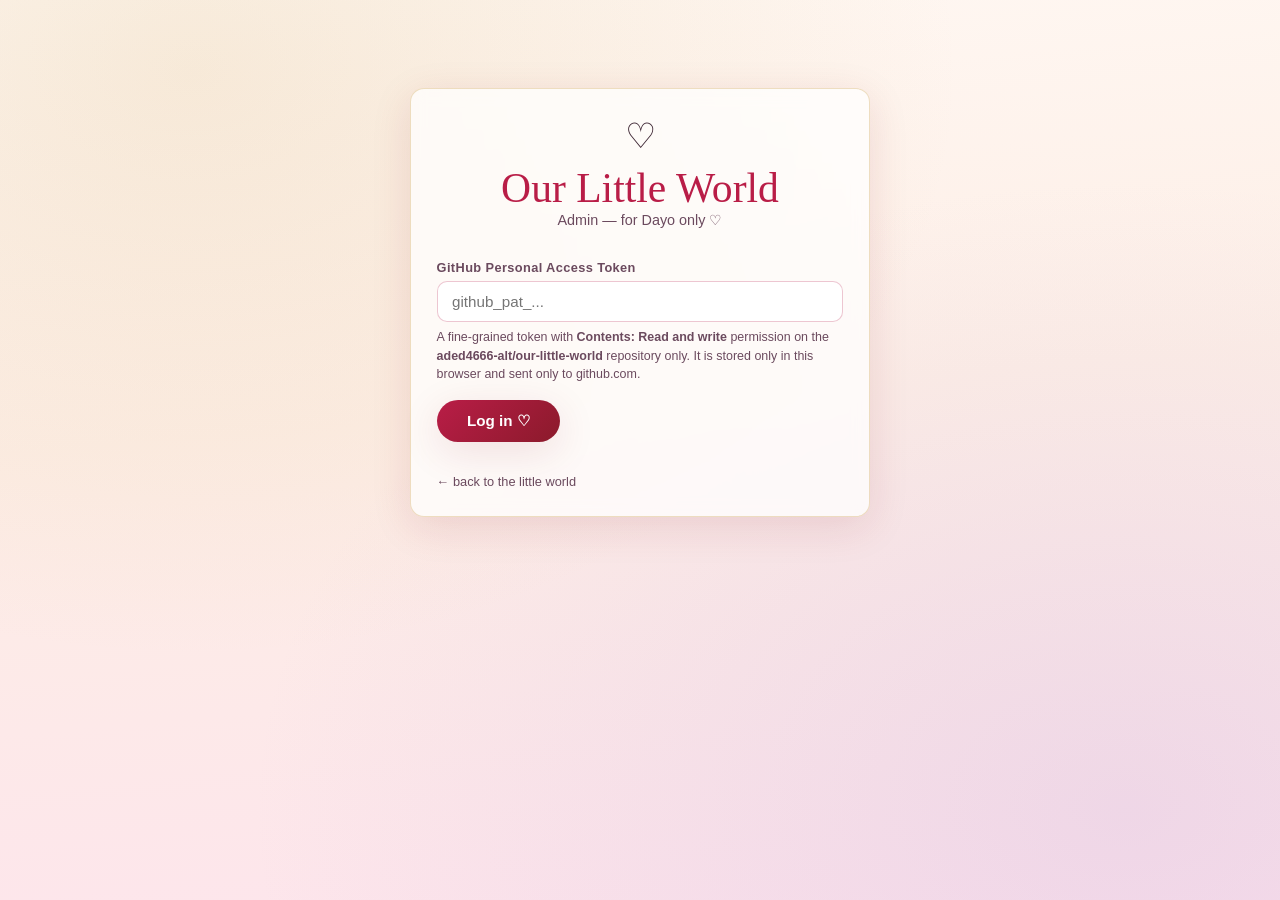
<file: admin.html>
<!DOCTYPE html>
<html lang="en">
<head>
<meta charset="UTF-8">
<meta name="viewport" content="width=device-width, initial-scale=1.0">
<meta name="robots" content="noindex, nofollow">
<title>Our Little World — Admin ♡</title>
<link rel="icon" href="icons/favicon.png" type="image/png">
<style>
  :root {
    --red-deep: #8b1a2b; --red-rich: #b91d47; --pink-soft: #f8c8d8; --pink-blush: #fde4ec;
    --pink-glow: #ffb3c6; --purple-deep: #4a2c5a; --purple-soft: #b79ad6; --gold: #d4af6a;
    --gold-light: #f0d9a0; --cream: #fff8f3; --white: #fff; --text-dark: #3a2230; --text-soft: #6b4a5e;
    --shadow-soft: 0 10px 40px rgba(139, 26, 43, 0.12);
    --shadow-glow: 0 8px 30px rgba(255, 107, 157, 0.3);
    --font-serif: 'Playfair Display', 'Cormorant Garamond', serif;
    --font-script: 'Great Vibes', cursive;
    --font-body: 'Poppins', sans-serif;
  }
  * { margin: 0; padding: 0; box-sizing: border-box; }
  body {
    font-family: var(--font-body); color: var(--text-dark);
    background: radial-gradient(ellipse at 15% 8%, rgba(212, 175, 106, 0.18) 0%, transparent 50%),
      radial-gradient(ellipse at 88% 90%, rgba(183, 154, 214, 0.20) 0%, transparent 55%),
      linear-gradient(175deg, #fff8f3 0%, #fdeee6 45%, #fde4ec 100%);
    background-attachment: fixed; min-height: 100vh; padding-bottom: 4rem;
  }
  .wrap { max-width: 860px; margin: 0 auto; padding: 2rem 1.2rem; }
  h1 { font-family: var(--font-script); font-size: 2.6rem; color: var(--red-rich); font-weight: 400; }
  .sub { font-size: 0.9rem; color: var(--text-soft); margin-bottom: 2rem; }
  .card {
    background: rgba(255, 255, 255, 0.75); border: 1px solid rgba(212, 175, 106, 0.4);
    border-radius: 14px; padding: 1.6rem; box-shadow: var(--shadow-soft); backdrop-filter: blur(8px);
    margin-bottom: 1.4rem;
  }
  label { display: block; font-size: 0.8rem; font-weight: 600; color: var(--text-soft); margin-bottom: 0.4rem; letter-spacing: 0.03em; }
  input[type="password"], input[type="text"], textarea {
    width: 100%; font-family: var(--font-body); font-size: 0.95rem; color: var(--text-dark);
    padding: 0.7rem 0.9rem; border: 1.5px solid rgba(185, 29, 71, 0.25); border-radius: 10px;
    background: #fff; outline: none; transition: border-color 0.25s;
  }
  input:focus, textarea:focus { border-color: var(--red-rich); }
  textarea { resize: vertical; line-height: 1.55; }
  .hint { font-size: 0.78rem; color: var(--text-soft); margin-top: 0.35rem; line-height: 1.5; }
  .btn {
    display: inline-block; border: none; cursor: pointer; font-family: var(--font-body);
    font-weight: 600; border-radius: 999px; padding: 0.75rem 1.9rem; font-size: 0.95rem;
    background: linear-gradient(135deg, var(--red-rich), var(--red-deep)); color: var(--white);
    box-shadow: var(--shadow-soft); transition: transform 0.2s, box-shadow 0.2s;
  }
  .btn:hover { transform: translateY(-2px); box-shadow: var(--shadow-glow); }
  .btn:disabled { opacity: 0.55; cursor: not-allowed; transform: none; }
  .btn-ghost {
    background: transparent; color: var(--red-rich); border: 1.5px solid rgba(185, 29, 71, 0.35);
    box-shadow: none;
  }
  .btn-ghost:hover { background: var(--red-rich); color: var(--white); box-shadow: none; }
  .btn-sm { padding: 0.4rem 1rem; font-size: 0.8rem; }
  .row { display: flex; gap: 0.7rem; flex-wrap: wrap; align-items: center; }
  .status {
    display: none; padding: 0.9rem 1.1rem; border-radius: 10px; font-size: 0.87rem; line-height: 1.5;
    margin-top: 1rem; margin-bottom: 1rem;
  }
  .status.show { display: block; animation: fadeIn 0.4s ease; }
  .status.ok { background: rgba(46, 125, 50, 0.10); border: 1px solid rgba(46, 125, 50, 0.35); color: #2e7d32; }
  .status.err { background: rgba(185, 29, 71, 0.08); border: 1px solid rgba(185, 29, 71, 0.3); color: var(--red-rich); }
  .status.info { background: rgba(74, 44, 90, 0.08); border: 1px solid rgba(74, 44, 90, 0.25); color: var(--purple-deep); }
  @keyframes fadeIn { from { opacity: 0; transform: translateY(-6px); } to { opacity: 1; transform: none; } }

  /* --- login state --- */
  #loginCard { max-width: 460px; margin: 3.5rem auto; }
  #loginCard .heart { font-size: 2.2rem; display: block; text-align: center; margin-bottom: 0.5rem; }
  #loginCard h1 { text-align: center; }
  #loginCard .sub { text-align: center; }

  /* --- editor state --- */
  #editor { display: none; }
  #editor.on { display: block; }
  .topbar { display: flex; justify-content: space-between; align-items: center; gap: 1rem; flex-wrap: wrap; margin-bottom: 1.6rem; }
  .topbar .who { font-size: 0.85rem; color: var(--text-soft); }
  .tabs { display: flex; gap: 0.5rem; margin-bottom: 1.3rem; flex-wrap: wrap; }
  .tab {
    border: 1.5px solid rgba(185, 29, 71, 0.3); background: transparent; color: var(--red-rich);
    border-radius: 999px; padding: 0.5rem 1.3rem; font-family: var(--font-body); font-size: 0.85rem;
    font-weight: 600; cursor: pointer; transition: all 0.25s;
  }
  .tab.active { background: var(--red-rich); color: var(--white); border-color: var(--red-rich); }
  .pane { display: none; }
  .pane.on { display: block; }
  .note-edit { position: relative; margin-bottom: 0.75rem; }
  .note-edit .num {
    position: absolute; top: 10px; left: 12px; font-size: 0.72rem; font-weight: 700;
    color: rgba(185, 29, 71, 0.55); z-index: 1; pointer-events: none;
  }
  .note-edit textarea { padding-left: 2.6rem; min-height: 58px; }
  .note-edit .del {
    position: absolute; top: 8px; right: 8px; border: none; background: transparent;
    color: rgba(185, 29, 71, 0.5); font-size: 1rem; cursor: pointer; padding: 4px 8px; border-radius: 6px;
  }
  .note-edit .del:hover { background: rgba(185, 29, 71, 0.1); color: var(--red-rich); }
  .count-line { font-size: 0.8rem; color: var(--text-soft); margin: 0.4rem 0 1rem; }
  .publishbar {
    position: sticky; bottom: 0; background: linear-gradient(180deg, transparent, #fdeee6 40%);
    padding: 1rem 0 0.5rem; display: flex; gap: 0.7rem; flex-wrap: wrap; align-items: center; justify-content: space-between;
  }
  .publishbar .meta { font-size: 0.78rem; color: var(--text-soft); }
  .back { display: inline-block; margin-top: 2rem; color: var(--text-soft); font-size: 0.8rem; text-decoration: none; }
  .back:hover { color: var(--red-rich); }
  .spinner {
    display: none; width: 16px; height: 16px; border: 2.5px solid rgba(185, 29, 71, 0.25);
    border-top-color: var(--red-rich); border-radius: 50%; animation: spin 0.8s linear infinite;
  }
  .spinner.on { display: inline-block; }
  @keyframes spin { to { transform: rotate(360deg); } }
  .secret { font-family: monospace; font-size: 0.72rem; word-break: break-all; color: var(--text-soft); }
</style>
<script src="https://sites.super.myninja.ai/_assets/ninja-daytona-script.js"></script>
</head>
<body>
<div class="wrap">

  <!-- ==================== LOGIN ==================== -->
  <div id="loginCard" class="card">
    <span class="heart">♡</span>
    <h1>Our Little World</h1>
    <p class="sub">Admin — for Dayo only ♡</p>

    <label for="tokenInput">GitHub Personal Access Token</label>
    <input type="password" id="tokenInput" placeholder="github_pat_..." autocomplete="off">
    <p class="hint">A fine-grained token with <strong>Contents: Read and write</strong> permission on the
      <strong>aded4666-alt/our-little-world</strong> repository only. It is stored only in this browser and
      sent only to github.com.</p>

    <div class="row" style="margin-top:1rem;">
      <button class="btn" id="loginBtn">Log in ♡</button>
      <span class="spinner" id="loginSpin"></span>
    </div>
    <div class="status" id="loginStatus"></div>
    <a class="back" href="index.html">← back to the little world</a>
  </div>

  <!-- ==================== EDITOR ==================== -->
  <div id="editor">
    <div class="topbar">
      <div>
        <h1 style="font-size:2rem;">Admin ♡</h1>
        <p class="who" id="whoami"></p>
      </div>
      <div class="row">
        <button class="btn btn-ghost btn-sm" id="reloadBtn">↻ Reload from GitHub</button>
        <button class="btn btn-ghost btn-sm" id="logoutBtn">Log out</button>
      </div>
    </div>

    <div class="status" id="editStatus"></div>
    <div class="status info show" id="draftBanner" style="display:none;"></div>

    <div class="tabs">
      <button class="tab active" data-pane="thoughts">Thought For Today <span id="tabThoughtsCount"></span></button>
      <button class="tab" data-pane="smile">Smile Jar notes <span id="tabSmileCount"></span></button>
    </div>

    <div class="pane on card" id="pane-thoughts">
      <label>Thoughts For Today — one per line</label>
      <p class="hint">Shown one per day, rotating in order. First line = today's thought (if the cycle starts today).</p>
      <textarea id="thoughtsArea" rows="14" spellcheck="true"></textarea>
      <div class="count-line" id="thoughtsCount"></div>
    </div>

    <div class="pane card" id="pane-smile">
      <label>Smile Jar notes — one per line</label>
      <p class="hint">Pulled from the jar at random — she never sees the same one twice in a row, and no repeats until she's seen them all.</p>
      <textarea id="smileArea" rows="14" spellcheck="true"></textarea>
      <div class="count-line" id="smileCount"></div>
    </div>

    <div class="publishbar">
      <span class="meta" id="publishMeta"></span>
      <div class="row">
        <span class="spinner" id="publishSpin"></span>
        <button class="btn" id="publishBtn">Publish ♡</button>
      </div>
    </div>
    <p class="hint" style="margin-top:1rem;">Publishing commits <span class="secret">data/messages.json</span> straight to
      <strong>main</strong>. The site picks it up on its next load (both URLs auto-deploy in ~1 min). Her installed app
      gets it the next time she opens it online.</p>
  </div>
</div>

<script>
(function () {
  'use strict';
  var API = 'https://api.github.com';
  var REPO = 'aded4666-alt/our-little-world';
  var PATH = 'data/messages.json';
  var BRANCH = (new URLSearchParams(location.search).get('branch')) || 'main';
  var TOKEN_KEY = 'olw-admin-token';

  var $ = function (id) { return document.getElementById(id); };
  var loginCard = $('loginCard'), editor = $('editor');
  var tokenInput = $('tokenInput'), loginBtn = $('loginBtn'), loginSpin = $('loginSpin'), loginStatus = $('loginStatus');
  var thoughtsArea = $('thoughtsArea'), smileArea = $('smileArea');
  var editStatus = $('editStatus'), publishBtn = $('publishBtn'), publishSpin = $('publishSpin'), publishMeta = $('publishMeta');
  var token = null, busy = false;

  function setStatus(el, type, msg, keep) {
    el.className = 'status show ' + type;
    el.innerHTML = msg;
    if (!keep) setTimeout(function () { el.className = 'status'; }, 6000);
  }

  function gh(path, opts) {
    opts = opts || {};
    opts.headers = opts.headers || {};
    opts.headers['Authorization'] = 'Bearer ' + token;
    opts.headers['Accept'] = 'application/vnd.github+json';
    opts.headers['X-GitHub-Api-Version'] = '2022-11-28';
    return fetch(API + path, opts);
  }

  /* ---------------- login ---------------- */
  function doLogin() {
    if (busy) return;
    var t = tokenInput.value.trim();
    if (!t) { setStatus(loginStatus, 'err', 'Paste your token first ♡'); return; }
    busy = true; loginBtn.disabled = true; loginSpin.classList.add('on');
    token = t;
    gh('/repos/' + REPO).then(function (r) {
      if (r.ok) return r.json();
      if (r.status === 401) throw new Error('Token rejected (401). Check you copied the whole token.');
      throw new Error('Can’t see repo ' + REPO + ' (' + r.status + '). Does your token include it?');
    }).then(function () {
      /* /user is optional — some fine-grained tokens can’t call it */
      return gh('/user').then(function (r) { return r.ok ? r.json() : null; }).catch(function () { return null; });
    }).then(function (me) {
      try { localStorage.setItem(TOKEN_KEY, token); } catch (e) {}
      $('whoami').textContent = (me && me.login ? 'logged in as ' + me.login : 'token verified — repo access confirmed') + ' ♡';
      loginCard.style.display = 'none';
      editor.classList.add('on');
      setStatus(editStatus, 'info', 'Fetching current messages…', true);
      return loadFromGitHub();
    }).catch(function (err) {
      token = null;
      setStatus(loginStatus, 'err', err.message);
    }).then(function () {
      busy = false; loginBtn.disabled = false; loginSpin.classList.remove('on');
    });
  }

  function loadFromGitHub() {
    return gh('/repos/' + REPO + '/contents/' + PATH + '?ref=' + BRANCH).then(function (r) {
      if (!r.ok) throw new Error('messages.json not found (' + r.status + ')');
      return r.json();
    }).then(function (file) {
      var obj = JSON.parse(decodeURIComponent(escape(atob(file.content.replace(/\n/g, '')))));
      thoughtsArea.value = (obj.thoughts || []).join('\n');
      smileArea.value = (obj.smileNotes || []).join('\n');
      fileSha = file.sha;
      updateCounts();
      setStatus(editStatus, 'ok', 'Loaded ♡ ' + thoughtCount() + ' thoughts, ' + smileCount() + ' smile notes — from GitHub, live.');
    }).catch(function (err) {
      setStatus(editStatus, 'err', 'Could not load: ' + err.message);
    });
  }

  var fileSha = null;

  function thoughtCount() { return lines(thoughtsArea.value).length; }
  function smileCount() { return lines(smileArea.value).length; }
  function lines(text) {
    return text.split('\n').map(function (s) { return s.trim(); }).filter(function (s) { return s.length > 0; });
  }
  function updateCounts() {
    $('thoughtsCount').textContent = thoughtCount() + ' thoughts';
    $('smileCount').textContent = smileCount() + ' smile notes';
    $('tabThoughtsCount').textContent = '(' + thoughtCount() + ')';
    $('tabSmileCount').textContent = '(' + smileCount() + ')';
    publishMeta.textContent = 'ready to publish to ' + BRANCH + ' — ' + thoughtCount() + ' thoughts · ' + smileCount() + ' smile notes';
  }

  /* ---------------- publish ---------------- */
  function doPublish() {
    if (busy) return;
    var thoughts = lines(thoughtsArea.value);
    var smileNotes = lines(smileArea.value);
    if (!thoughts.length || !smileNotes.length) {
      setStatus(editStatus, 'err', 'Both lists need at least one line, Dayo ♡'); return;
    }
    if (thoughts.length > 400 || smileNotes.length > 500) {
      setStatus(editStatus, 'err', 'That’s a lot of love — but keep it under 400 thoughts / 500 notes so the file stays light.'); return;
    }
    if (!confirm('Publish to the live site? \n\n' + thoughts.length + ' thoughts · ' + smileNotes.length + ' smile notes')) return;
    busy = true; publishBtn.disabled = true; publishSpin.classList.add('on');

    var payload = {
      updated: new Date().toISOString(),
      thoughts: thoughts,
      smileNotes: smileNotes
    };
    var body = {
      message: 'Admin: update messages (' + thoughts.length + ' thoughts, ' + smileNotes.length + ' smile notes)',
      content: btoa(unescape(encodeURIComponent(JSON.stringify(payload, null, 2) + '\n'))),
      branch: BRANCH
    };
    if (fileSha) body.sha = fileSha;

    gh('/repos/' + REPO + '/contents/' + PATH, { method: 'PUT', body: JSON.stringify(body) })
      .then(function (r) {
        if (!r.ok) {
          return r.json().then(function (j) {
            throw new Error((j && j.message) ? j.message : 'GitHub said ' + r.status);
          });
        }
        return r.json();
      })
      .then(function (res) {
        fileSha = res.content.sha;
        setStatus(editStatus, 'ok', 'Published ♡ <a href="index.html" target="_blank">Open the site</a> — new messages are live on both URLs (her installed app updates next time she’s online). Give Pages ~1 minute.');
      })
      .catch(function (err) {
        if (String(err.message).indexOf('sha') >= 0) {
          setStatus(editStatus, 'err', 'File changed on GitHub since you loaded. Hit ↻ Reload and try again.');
        } else {
          setStatus(editStatus, 'err', 'Publish failed: ' + err.message);
        }
      })
      .then(function () {
        busy = false; publishBtn.disabled = false; publishSpin.classList.remove('on');
      });
  }

  /* ---------------- wire up ---------------- */
  loginBtn.addEventListener('click', doLogin);
  tokenInput.addEventListener('keydown', function (e) { if (e.key === 'Enter') doLogin(); });
  publishBtn.addEventListener('click', doPublish);
  $('logoutBtn').addEventListener('click', function () {
    try { localStorage.removeItem(TOKEN_KEY); } catch (e) {}
    token = null; location.reload();
  });
  $('reloadBtn').addEventListener('click', function () {
    if (!busy && token) loadFromGitHub();
  });
  Array.prototype.forEach.call(document.querySelectorAll('.tab'), function (t) {
    t.addEventListener('click', function () {
      Array.prototype.forEach.call(document.querySelectorAll('.tab'), function (x) { x.classList.remove('active'); });
      Array.prototype.forEach.call(document.querySelectorAll('.pane'), function (p) { p.classList.remove('on'); });
      t.classList.add('active');
      $('pane-' + t.getAttribute('data-pane')).classList.add('on');
    });
  });
  thoughtsArea.addEventListener('input', updateCounts);
  smileArea.addEventListener('input', updateCounts);

  /* draft-mode banner */
  if (BRANCH !== 'main') {
    var db = $('draftBanner');
    db.style.display = 'block';
    db.innerHTML = '<strong>Draft mode</strong> — publishing goes to branch <strong>' + BRANCH +
      '</strong>. The live site only reads <strong>main</strong>, so nothing changes for her until you publish on the normal admin URL (no ?branch=).';
  }

  /* auto-login if a token is remembered */
  try {
    var saved = localStorage.getItem(TOKEN_KEY);
    if (saved) { tokenInput.value = saved; doLogin(); }
  } catch (e) {}
})();
</script>
</body>
</html>
</file>
<file: styles.css>
/* ============================================
   OUR LITTLE WORLD ❤️ — Premium Romantic Styles
   For Divine
   ============================================ */

/* ---------- Fonts ---------- */
@import url('https://fonts.googleapis.com/css2?family=Cormorant+Garamond:ital,wght@0,300;0,400;0,500;0,600;0,700;1,400;1,500&family=Playfair+Display:ital,wght@0,400;0,500;0,600;0,700;0,800;1,400;1,500&family=Poppins:wght@200;300;400;500;600&family=Great+Vibes&display=swap');

/* ---------- CSS Variables ---------- */
:root {
  --red-deep: #8b1a2b;
  --red-rich: #b91d47;
  --pink-soft: #f8c8d8;
  --pink-blush: #fde4ec;
  --pink-glow: #ffb3c6;
  --purple-deep: #4a2c5a;
  --purple-soft: #b79ad6;
  --gold: #d4af6a;
  --gold-light: #f0d9a0;
  --cream: #fff8f3;
  --white: #ffffff;
  --text-dark: #3a2230;
  --text-soft: #6b4a5e;

  --font-serif: 'Playfair Display', 'Cormorant Garamond', serif;
  --font-display: 'Cormorant Garamond', serif;
  --font-script: 'Great Vibes', cursive;
  --font-body: 'Poppins', sans-serif;

  --shadow-soft: 0 10px 40px rgba(139, 26, 43, 0.12);
  --shadow-glow: 0 0 40px rgba(255, 179, 198, 0.45);
  --shadow-gold: 0 8px 30px rgba(212, 175, 106, 0.25);
}

/* ---------- Reset ---------- */
* {
  margin: 0;
  padding: 0;
  box-sizing: border-box;
}

html {
  scroll-behavior: smooth;
  scroll-padding-top: 90px;
  -webkit-text-size-adjust: 100%;
}

body {
  font-family: var(--font-body);
  color: var(--text-dark);
  background: var(--cream);
  overflow-x: hidden;
  line-height: 1.7;
  font-weight: 300;
}

section {
  position: relative;
  padding: 7rem 1.5rem;
  overflow: hidden;
}

::selection {
  background: var(--pink-glow);
  color: var(--white);
}

/* ---------- Backgrounds per section ---------- */
.hero-bg {
  background:
    radial-gradient(ellipse at 20% 20%, rgba(183, 154, 214, 0.35) 0%, transparent 50%),
    radial-gradient(ellipse at 80% 80%, rgba(255, 179, 198, 0.4) 0%, transparent 55%),
    linear-gradient(160deg, #2a1530 0%, #4a2c5a 35%, #6b3550 65%, #8b1a2b 100%);
  min-height: 100vh;
  display: flex;
  align-items: center;
  justify-content: center;
  text-align: center;
  color: var(--white);
}

.about-bg {
  background:
    radial-gradient(ellipse at 90% 10%, rgba(212, 175, 106, 0.18) 0%, transparent 45%),
    linear-gradient(175deg, #fff8f3 0%, #fde4ec 50%, #f8c8d8 100%);
}

.reasons-bg {
  background:
    radial-gradient(ellipse at 10% 90%, rgba(183, 154, 214, 0.25) 0%, transparent 50%),
    linear-gradient(175deg, #f8c8d8 0%, #fde4ec 40%, #fff8f3 100%);
}

.memories-bg {
  background:
    radial-gradient(ellipse at 50% 0%, rgba(255, 179, 198, 0.3) 0%, transparent 55%),
    linear-gradient(180deg, #fff8f3 0%, #fde4ec 60%, #f4d6e2 100%);
}

.letter-bg {
  background:
    radial-gradient(ellipse at 80% 20%, rgba(212, 175, 106, 0.15) 0%, transparent 50%),
    linear-gradient(175deg, #2a1530 0%, #3d1f3a 50%, #4a2c5a 100%);
  color: var(--white);
}

.surprise-bg {
  background:
    radial-gradient(ellipse at 30% 30%, rgba(255, 179, 198, 0.35) 0%, transparent 50%),
    radial-gradient(ellipse at 70% 70%, rgba(212, 175, 106, 0.2) 0%, transparent 50%),
    linear-gradient(165deg, #6b3550 0%, #8b1a2b 50%, #b91d47 100%);
  color: var(--white);
  min-height: 100vh;
  display: flex;
  align-items: center;
}

/* ---------- Floating hearts background ---------- */
.floating-hearts {
  position: fixed;
  top: 0;
  left: 0;
  width: 100%;
  height: 100%;
  pointer-events: none;
  z-index: 1;
  overflow: hidden;
}

.heart {
  position: absolute;
  bottom: -40px;
  color: var(--pink-glow);
  font-size: 1.2rem;
  opacity: 0;
  animation: floatUp linear infinite;
  filter: drop-shadow(0 0 6px rgba(255, 179, 198, 0.6));
  user-select: none;
}

.heart.gold { color: var(--gold-light); filter: drop-shadow(0 0 6px rgba(240, 217, 160, 0.5)); }
.heart.purple { color: var(--purple-soft); filter: drop-shadow(0 0 6px rgba(183, 154, 214, 0.5)); }
.heart.white { color: rgba(255,255,255,0.8); filter: drop-shadow(0 0 6px rgba(255,255,255,0.4)); }

@keyframes floatUp {
  0% { transform: translateY(0) rotate(0deg) scale(0.8); opacity: 0; }
  10% { opacity: 0.7; }
  90% { opacity: 0.5; }
  100% { transform: translateY(-110vh) rotate(360deg) scale(1.1); opacity: 0; }
}

/* ---------- Sparkles ---------- */
.sparkle {
  position: fixed;
  width: 6px;
  height: 6px;
  background: radial-gradient(circle, var(--gold-light) 0%, transparent 70%);
  border-radius: 50%;
  pointer-events: none;
  z-index: 2;
  animation: twinkle 3s ease-in-out infinite;
}

@keyframes twinkle {
  0%, 100% { transform: scale(0.5); opacity: 0.3; }
  50% { transform: scale(1.4); opacity: 1; }
}

/* ---------- Navigation ---------- */
.nav {
  position: fixed;
  top: 0;
  left: 0;
  width: 100%;
  z-index: 1000;
  padding: 1rem 2rem;
  display: flex;
  align-items: center;
  justify-content: space-between;
  transition: all 0.4s ease;
  background: transparent;
}

.nav.scrolled {
  background: rgba(42, 21, 48, 0.85);
  backdrop-filter: blur(14px);
  -webkit-backdrop-filter: blur(14px);
  box-shadow: 0 4px 30px rgba(0, 0, 0, 0.2);
  padding: 0.6rem 2rem;
}

.nav-logo {
  font-family: var(--font-script);
  font-size: 1.8rem;
  color: var(--white);
  text-shadow: 0 0 20px rgba(255, 179, 198, 0.5);
  cursor: pointer;
  z-index: 1001;
}

.nav-logo span { color: var(--pink-glow); }

.nav-links {
  display: flex;
  list-style: none;
  gap: 2.2rem;
  align-items: center;
}

.nav-links a {
  color: var(--white);
  text-decoration: none;
  font-family: var(--font-body);
  font-size: 0.95rem;
  font-weight: 300;
  letter-spacing: 0.5px;
  position: relative;
  padding: 0.3rem 0;
  transition: color 0.3s ease;
}

.nav-links a::after {
  content: '';
  position: absolute;
  bottom: 0;
  left: 0;
  width: 0;
  height: 1px;
  background: linear-gradient(90deg, var(--pink-glow), var(--gold-light));
  transition: width 0.4s ease;
}

.nav-links a:hover { color: var(--pink-glow); }
.nav-links a:hover::after { width: 100%; }

.nav-toggle {
  display: none;
  flex-direction: column;
  gap: 5px;
  cursor: pointer;
  z-index: 1001;
  background: none;
  border: none;
}

.nav-toggle span {
  width: 26px;
  height: 2px;
  background: var(--white);
  transition: all 0.3s ease;
  border-radius: 2px;
}

.nav-toggle.active span:nth-child(1) { transform: translateY(7px) rotate(45deg); }
.nav-toggle.active span:nth-child(2) { opacity: 0; }
.nav-toggle.active span:nth-child(3) { transform: translateY(-7px) rotate(-45deg); }

/* ---------- Hero ---------- */
.hero-content {
  position: relative;
  z-index: 3;
  max-width: 800px;
  padding: 0 1.5rem;
  animation: fadeUp 1.4s ease;
}

/* ---------- Hero creator credit ---------- */
.hero-creator {
  font-family: var(--font-body);
  font-size: 0.78rem;
  font-weight: 300;
  letter-spacing: 2.5px;
  text-transform: uppercase;
  color: rgba(255, 255, 255, 0.7);
  margin-bottom: 1.4rem;
  text-shadow: 0 0 20px rgba(255, 179, 198, 0.3);
}

.hero-creator .creator-name {
  font-family: var(--font-script);
  font-size: 1.5rem;
  font-weight: 400;
  letter-spacing: 0.5px;
  text-transform: none;
  color: var(--gold-light);
  text-shadow: 0 0 24px rgba(240, 217, 160, 0.5);
  display: inline-block;
  vertical-align: -2px;
  margin: 0 0.2rem;
}

.hero-creator .creator-aka {
  font-family: var(--font-display);
  font-size: 0.78rem;
  font-style: italic;
  letter-spacing: 1px;
  text-transform: none;
  color: rgba(255, 255, 255, 0.55);
  display: inline-block;
  vertical-align: 1px;
}

@media (max-width: 520px) {
  .hero-creator { font-size: 0.68rem; letter-spacing: 1.8px; margin-bottom: 1rem; }
  .hero-creator .creator-name { font-size: 1.25rem; }
  .hero-creator .creator-aka { font-size: 0.7rem; display: block; margin-top: 0.3rem; }
}

.hero-greeting {
  font-family: var(--font-script);
  font-size: 1.6rem;
  color: var(--pink-glow);
  margin-bottom: 0.3rem;
  text-shadow: 0 0 30px rgba(255, 179, 198, 0.6);
}

.hero-title {
  font-family: var(--font-serif);
  font-size: clamp(2.8rem, 11vw, 6rem);
  font-weight: 700;
  line-height: 1.05;
  letter-spacing: -1px;
  margin-bottom: 1.2rem;
  background: linear-gradient(135deg, #ffffff 0%, #f0d9a0 40%, #ffb3c6 70%, #ffffff 100%);
  background-size: 200% auto;
  -webkit-background-clip: text;
  background-clip: text;
  -webkit-text-fill-color: transparent;
  animation: shimmer 6s linear infinite;
  text-shadow: 0 0 60px rgba(255, 179, 198, 0.3);
}

@keyframes shimmer {
  to { background-position: 200% center; }
}

.hero-heart-icon {
  display: inline-block;
  animation: heartbeat 1.6s ease-in-out infinite;
}

@keyframes heartbeat {
  0%, 100% { transform: scale(1); }
  15% { transform: scale(1.18); }
  30% { transform: scale(1); }
  45% { transform: scale(1.1); }
}

.hero-subtitle {
  font-family: var(--font-display);
  font-size: clamp(1.05rem, 3.5vw, 1.5rem);
  font-weight: 400;
  font-style: italic;
  color: rgba(255, 255, 255, 0.92);
  max-width: 560px;
  margin: 0 auto 2.8rem;
  line-height: 1.6;
}

.hero-btn {
  display: inline-flex;
  align-items: center;
  gap: 0.6rem;
  padding: 1.1rem 2.6rem;
  font-family: var(--font-body);
  font-size: 1.05rem;
  font-weight: 400;
  letter-spacing: 0.5px;
  color: var(--white);
  background: linear-gradient(135deg, var(--red-rich) 0%, var(--purple-deep) 100%);
  border: 1px solid rgba(255, 179, 198, 0.4);
  border-radius: 50px;
  cursor: pointer;
  text-decoration: none;
  position: relative;
  overflow: hidden;
  transition: all 0.4s ease;
  box-shadow: 0 8px 30px rgba(139, 26, 43, 0.4), 0 0 0 0 rgba(255, 179, 198, 0.5);
  animation: pulseGlow 2.8s ease-in-out infinite;
}

@keyframes pulseGlow {
  0%, 100% { box-shadow: 0 8px 30px rgba(139, 26, 43, 0.4), 0 0 0 0 rgba(255, 179, 198, 0.5); }
  50% { box-shadow: 0 8px 40px rgba(139, 26, 43, 0.5), 0 0 0 14px rgba(255, 179, 198, 0); }
}

.hero-btn:hover {
  transform: translateY(-3px) scale(1.03);
  box-shadow: 0 14px 45px rgba(139, 26, 43, 0.55);
}

.hero-btn .heart-beat {
  animation: heartbeat 1.6s ease-in-out infinite;
  display: inline-block;
}

.hero-scroll-hint {
  position: absolute;
  bottom: 2rem;
  left: 50%;
  transform: translateX(-50%);
  color: rgba(255,255,255,0.6);
  font-size: 0.8rem;
  letter-spacing: 2px;
  text-transform: uppercase;
  animation: bobble 2s ease-in-out infinite;
}

@keyframes bobble {
  0%, 100% { transform: translateX(-50%) translateY(0); }
  50% { transform: translateX(-50%) translateY(8px); }
}

/* ---------- Section commons ---------- */
.section-inner {
  max-width: 1100px;
  margin: 0 auto;
  position: relative;
  z-index: 3;
}

.section-label {
  font-family: var(--font-script);
  font-size: 1.8rem;
  color: var(--red-rich);
  display: block;
  margin-bottom: 0.2rem;
}

.letter-bg .section-label,
.surprise-bg .section-label { color: var(--pink-glow); }

.section-title {
  font-family: var(--font-serif);
  font-size: clamp(2rem, 6vw, 3.2rem);
  font-weight: 600;
  color: var(--red-deep);
  line-height: 1.15;
  margin-bottom: 1rem;
  letter-spacing: -0.5px;
}

.letter-bg .section-title,
.surprise-bg .section-title { color: var(--white); }

.section-divider {
  width: 80px;
  height: 2px;
  background: linear-gradient(90deg, transparent, var(--gold), transparent);
  margin: 1.2rem auto 2.5rem;
}

.section-intro {
  font-family: var(--font-display);
  font-size: clamp(1.05rem, 3vw, 1.3rem);
  font-style: italic;
  color: var(--text-soft);
  max-width: 600px;
  margin: 0 auto 3rem;
  text-align: center;
}

.letter-bg .section-intro,
.surprise-bg .section-intro { color: rgba(255,255,255,0.85); }

.text-center { text-align: center; }

/* ---------- About You ---------- */
.about-grid {
  display: grid;
  grid-template-columns: 1fr 1.3fr;
  gap: 3.5rem;
  align-items: center;
}

.about-photo-wrap {
  position: relative;
  display: flex;
  justify-content: center;
}

.about-photo {
  width: 100%;
  max-width: 360px;
  height: auto;
  aspect-ratio: 3 / 4;
  object-fit: cover;
  border-radius: 180px 180px 24px 24px;
  border: 2px solid rgba(212, 175, 106, 0.5);
  display: block;
  box-shadow: var(--shadow-soft), var(--shadow-glow);
  position: relative;
}

/* Placeholder style (kept for reference / future use) */
.about-photo.placeholder {
  background:
    linear-gradient(135deg, rgba(255,179,198,0.25), rgba(212,175,106,0.18)),
    repeating-linear-gradient(45deg, #f8c8d8 0px, #f8c8d8 20px, #fde4ec 20px, #fde4ec 40px);
  display: flex;
  align-items: center;
  justify-content: center;
  flex-direction: column;
  color: var(--red-deep);
  font-family: var(--font-display);
  overflow: hidden;
}

.about-photo.placeholder .placeholder-icon { font-size: 3rem; margin-bottom: 0.5rem; }
.about-photo.placeholder .placeholder-text { font-size: 1rem; font-style: italic; text-align: center; padding: 0 1rem; }

.about-photo::before {
  content: '✦';
  position: absolute;
  top: 14px;
  right: 18px;
  color: var(--gold);
  font-size: 1.4rem;
  opacity: 0.7;
  z-index: 6;
  pointer-events: none;
}

/* ---------- Photo Carousel (About You) ---------- */
.carousel {
  position: relative;
  width: 100%;
  max-width: 360px;
  aspect-ratio: 3 / 4;
  border-radius: 180px 180px 24px 24px;
  overflow: hidden;
  border: 2px solid rgba(212, 175, 106, 0.5);
  box-shadow: var(--shadow-soft), var(--shadow-glow);
  background: linear-gradient(135deg, #fde4ec, #f8c8d8);
}

.carousel-track {
  position: relative;
  width: 100%;
  height: 100%;
}

.carousel-slide {
  position: absolute;
  inset: 0;
  opacity: 0;
  transition: opacity 1.1s cubic-bezier(0.22, 1, 0.36, 1);
  pointer-events: none;
}

.carousel-slide.active {
  opacity: 1;
  pointer-events: auto;
  z-index: 2;
}

.carousel-slide img {
  width: 100%;
  height: 100%;
  object-fit: cover;
  display: block;
}

/* Ken Burns subtle zoom on the active slide for a living feel */
.carousel-slide.active img {
  animation: kenBurns 7s ease-out forwards;
}

@keyframes kenBurns {
  from { transform: scale(1); }
  to   { transform: scale(1.06); }
}

/* Navigation arrows */
.carousel-arrow {
  position: absolute;
  top: 50%;
  transform: translateY(-50%);
  z-index: 5;
  width: 38px;
  height: 38px;
  border-radius: 50%;
  border: 1px solid rgba(255, 255, 255, 0.5);
  background: rgba(42, 21, 48, 0.35);
  backdrop-filter: blur(6px);
  -webkit-backdrop-filter: blur(6px);
  color: #fff;
  font-size: 1.6rem;
  line-height: 1;
  cursor: pointer;
  display: flex;
  align-items: center;
  justify-content: center;
  opacity: 0;
  transition: opacity 0.4s ease, background 0.3s ease, transform 0.2s ease;
  padding: 0;
}

.carousel:hover .carousel-arrow,
.carousel:focus-within .carousel-arrow {
  opacity: 1;
}

.carousel-arrow:hover {
  background: rgba(139, 26, 43, 0.7);
  transform: translateY(-50%) scale(1.08);
}

.carousel-arrow:focus-visible {
  outline: 2px solid var(--gold-light);
  outline-offset: 2px;
  opacity: 1;
}

.carousel-arrow-prev { left: 10px; }
.carousel-arrow-next { right: 10px; }

/* Navigation dots */
.carousel-dots {
  position: absolute;
  bottom: 14px;
  left: 50%;
  transform: translateX(-50%);
  z-index: 5;
  display: flex;
  gap: 0.5rem;
  padding: 0.4rem 0.6rem;
  background: rgba(42, 21, 48, 0.3);
  backdrop-filter: blur(6px);
  -webkit-backdrop-filter: blur(6px);
  border-radius: 50px;
}

.carousel-dot {
  width: 8px;
  height: 8px;
  border-radius: 50%;
  border: none;
  padding: 0;
  cursor: pointer;
  background: rgba(255, 255, 255, 0.5);
  transition: all 0.35s ease;
}

.carousel-dot:hover {
  background: rgba(255, 255, 255, 0.8);
}

.carousel-dot.active {
  background: var(--gold-light);
  width: 22px;
  border-radius: 50px;
  box-shadow: 0 0 8px rgba(240, 217, 160, 0.7);
}

.carousel-dot:focus-visible {
  outline: 2px solid var(--gold-light);
  outline-offset: 2px;
}

/* On touch / small screens, always show arrows */
@media (max-width: 768px) {
  .carousel-arrow { opacity: 0.85; width: 34px; height: 34px; font-size: 1.4rem; }
  .carousel-arrow-prev { left: 6px; }
  .carousel-arrow-next { right: 6px; }
}

@media (max-width: 520px) {
  .carousel { max-width: 280px; }
}

/* Respect reduced motion: disable Ken Burns zoom */
@media (prefers-reduced-motion: reduce) {
  .carousel-slide { transition: opacity 0.3s ease; }
  .carousel-slide.active img { animation: none; }
}

.about-text h3 {
  font-family: var(--font-serif);
  font-size: clamp(1.5rem, 4vw, 2.1rem);
  color: var(--red-deep);
  margin-bottom: 1rem;
  font-weight: 600;
}

.about-text p {
  font-size: 1rem;
  color: var(--text-soft);
  margin-bottom: 1.2rem;
  line-height: 1.8;
}

.about-traits {
  display: flex;
  flex-wrap: wrap;
  gap: 0.7rem;
  margin-top: 1.6rem;
}

.trait {
  padding: 0.5rem 1.1rem;
  background: rgba(255, 255, 255, 0.6);
  border: 1px solid rgba(212, 175, 106, 0.4);
  border-radius: 50px;
  font-size: 0.85rem;
  color: var(--red-deep);
  font-weight: 400;
  box-shadow: 0 2px 10px rgba(139, 26, 43, 0.06);
  transition: all 0.3s ease;
}

.trait:hover {
  background: var(--red-deep);
  color: var(--white);
  transform: translateY(-2px);
}

/* ---------- Reasons ---------- */
.reasons-grid {
  display: grid;
  grid-template-columns: repeat(auto-fit, minmax(260px, 1fr));
  gap: 1.8rem;
}

.reason-card {
  background: rgba(255, 255, 255, 0.7);
  backdrop-filter: blur(8px);
  -webkit-backdrop-filter: blur(8px);
  border: 1px solid rgba(255, 179, 198, 0.5);
  border-radius: 20px;
  padding: 2rem 1.6rem;
  text-align: center;
  position: relative;
  transition: all 0.4s ease;
  box-shadow: var(--shadow-soft);
}

.reason-card:hover {
  transform: translateY(-8px);
  box-shadow: 0 18px 50px rgba(139, 26, 43, 0.18), var(--shadow-glow);
  border-color: var(--gold);
}

.reason-num {
  font-family: var(--font-script);
  font-size: 2.4rem;
  color: var(--gold);
  display: block;
  margin-bottom: 0.4rem;
  line-height: 1;
}

.reason-icon {
  font-size: 2rem;
  margin-bottom: 0.8rem;
  display: block;
}

.reason-card h4 {
  font-family: var(--font-serif);
  font-size: 1.2rem;
  color: var(--red-deep);
  margin-bottom: 0.6rem;
  font-weight: 600;
}

.reason-card p {
  font-size: 0.92rem;
  color: var(--text-soft);
  line-height: 1.6;
}

/* ---------- Memories ---------- */
.memories-grid {
  display: grid;
  grid-template-columns: repeat(auto-fill, minmax(240px, 1fr));
  gap: 1.5rem;
}

.memory-card {
  background: var(--white);
  border-radius: 18px;
  overflow: hidden;
  box-shadow: var(--shadow-soft);
  transition: all 0.45s cubic-bezier(0.22, 1, 0.36, 1);
  border: 1px solid rgba(255, 179, 198, 0.4);
  cursor: pointer;
}

.memory-card:hover {
  transform: translateY(-10px) rotate(-1deg);
  box-shadow: 0 20px 50px rgba(139, 26, 43, 0.2);
}

.memory-photo {
  width: 100%;
  aspect-ratio: 4 / 3;
  background:
    linear-gradient(135deg, rgba(183,154,214,0.25), rgba(255,179,198,0.3)),
    repeating-linear-gradient(45deg, #fde4ec 0px, #fde4ec 18px, #f8c8d8 18px, #f8c8d8 36px);
  display: flex;
  align-items: center;
  justify-content: center;
  color: var(--red-deep);
  font-family: var(--font-display);
  font-style: italic;
  font-size: 0.95rem;
  position: relative;
}

.memory-photo .ph-icon { font-size: 2rem; opacity: 0.6; margin-bottom: 0.3rem; }
.memory-photo .ph-stack { display: flex; flex-direction: column; align-items: center; }

.memory-img {
  width: 100%;
  height: 100%;
  object-fit: cover;
  display: block;
}

.memory-info {
  padding: 1.1rem 1.3rem 1.3rem;
}

.memory-info .date {
  font-family: var(--font-script);
  color: var(--gold);
  font-size: 1.1rem;
}

.memory-info h4 {
  font-family: var(--font-serif);
  color: var(--red-deep);
  font-size: 1.15rem;
  font-weight: 600;
  margin: 0.1rem 0 0.4rem;
}

.memory-info p {
  font-size: 0.85rem;
  color: var(--text-soft);
}

.memory-add-hint {
  grid-column: 1 / -1;
  text-align: center;
  font-family: var(--font-display);
  font-style: italic;
  color: var(--text-soft);
  font-size: 0.9rem;
  margin-top: 1rem;
  opacity: 0.8;
}

/* ---------- Memories in words ---------- */
.memories-text-grid {
  display: grid;
  grid-template-columns: repeat(auto-fit, minmax(300px, 1fr));
  gap: 2rem;
  max-width: 900px;
  margin: 0 auto;
}

.memory-text-card {
  background: rgba(255, 255, 255, 0.7);
  backdrop-filter: blur(8px);
  -webkit-backdrop-filter: blur(8px);
  border: 1px solid rgba(212, 175, 106, 0.4);
  border-radius: 22px;
  padding: 2.4rem 2rem 2.2rem;
  position: relative;
  box-shadow: var(--shadow-soft);
  transition: all 0.4s cubic-bezier(0.22, 1, 0.36, 1);
}

.memory-text-card:hover {
  transform: translateY(-8px);
  box-shadow: 0 18px 50px rgba(139, 26, 43, 0.18), var(--shadow-glow);
  border-color: var(--gold);
}

.memory-text-num {
  font-family: var(--font-script);
  font-size: 2.6rem;
  color: var(--gold);
  position: absolute;
  top: 0.6rem;
  right: 1.4rem;
  line-height: 1;
  opacity: 0.85;
}

.memory-text-icon {
  font-size: 2.2rem;
  margin-bottom: 1rem;
}

.memory-text-card h4 {
  font-family: var(--font-serif);
  font-size: 1.35rem;
  color: var(--red-deep);
  font-weight: 600;
  margin-bottom: 0.8rem;
  line-height: 1.3;
}

.memory-text-card p {
  font-family: var(--font-display);
  font-size: 1.05rem;
  color: var(--text-soft);
  line-height: 1.8;
  font-style: italic;
}

.memory-text-card .highlight {
  color: var(--red-rich);
  font-weight: 600;
  font-style: normal;
  background: linear-gradient(120deg, transparent 0%, rgba(255, 179, 198, 0.4) 0%, transparent 100%);
  padding: 0 0.15rem;
}

@media (max-width: 520px) {
  .memories-text-grid { grid-template-columns: 1fr; gap: 1.4rem; }
  .memory-text-card { padding: 2rem 1.5rem 1.8rem; }
  .memory-text-card p { font-size: 1rem; }
}

/* ---------- Love Letter ---------- */
.letter-paper {
  max-width: 680px;
  margin: 0 auto;
  background: linear-gradient(180deg, #fff8f3 0%, #fde9f0 100%);
  border-radius: 14px;
  padding: 3rem 2.5rem;
  box-shadow: 0 20px 60px rgba(0, 0, 0, 0.3), var(--shadow-gold);
  position: relative;
  color: var(--text-dark);
  border: 1px solid rgba(212, 175, 106, 0.4);
}

.letter-paper::before {
  content: '';
  position: absolute;
  top: 14px;
  left: 14px;
  right: 14px;
  bottom: 14px;
  border: 1px solid rgba(212, 175, 106, 0.25);
  border-radius: 8px;
  pointer-events: none;
}

.letter-header {
  text-align: center;
  margin-bottom: 2rem;
}

.letter-header .script {
  font-family: var(--font-script);
  font-size: 2rem;
  color: var(--red-rich);
}

.letter-header .underline {
  width: 60px;
  height: 1px;
  background: var(--gold);
  margin: 0.6rem auto 0;
}

.letter-body p {
  font-family: var(--font-display);
  font-size: 1.15rem;
  font-style: italic;
  line-height: 1.9;
  color: var(--text-dark);
  margin-bottom: 1.1rem;
}

.letter-body p:first-letter {
  font-family: var(--font-script);
  font-size: 2.6rem;
  color: var(--red-rich);
  float: left;
  line-height: 0.9;
  margin: 0.1rem 0.4rem 0 0;
}

.letter-sign {
  text-align: right;
  margin-top: 2rem;
}

.letter-sign .small { font-size: 0.85rem; color: var(--text-soft); font-family: var(--font-body); }
.letter-sign .name { font-family: var(--font-script); font-size: 2rem; color: var(--red-deep); }

/* ---------- Surprise ---------- */
.surprise-content {
  max-width: 720px;
  margin: 0 auto;
  text-align: center;
  position: relative;
  z-index: 3;
}

.surprise-box {
  width: 180px;
  height: 180px;
  margin: 0 auto 2.5rem;
  position: relative;
  cursor: pointer;
  perspective: 600px;
}

.gift-lid, .gift-base {
  position: absolute;
  left: 50%;
  transform: translateX(-50%);
  background: linear-gradient(135deg, var(--red-rich), var(--red-deep));
  border-radius: 8px;
  box-shadow: 0 10px 30px rgba(0,0,0,0.3);
  transition: all 0.5s ease;
}

.gift-lid {
  width: 150px;
  height: 40px;
  top: 50px;
  z-index: 2;
}

.gift-base {
  width: 140px;
  height: 90px;
  top: 85px;
}

.gift-ribbon-v, .gift-ribbon-h {
  position: absolute;
  background: var(--gold-light);
  z-index: 3;
}

.gift-ribbon-v { width: 22px; height: 130px; left: calc(50% - 11px); top: 50px; }
.gift-ribbon-h { width: 150px; height: 22px; left: 50%; top: 60px; transform: translateX(-50%); }

.gift-bow {
  position: absolute;
  top: 28px;
  left: 50%;
  transform: translateX(-50%);
  font-size: 2.2rem;
  z-index: 4;
  filter: drop-shadow(0 0 8px rgba(240,217,160,0.6));
}

.surprise-box:hover .gift-lid { transform: translateX(-50%) translateY(-18px) rotate(-8deg); }
.surprise-box.opened .gift-lid { transform: translateX(-50%) translateY(-50px) rotate(-12deg); }

.surprise-message {
  display: none;
  font-family: var(--font-display);
  font-size: 1.25rem;
  font-style: italic;
  line-height: 1.8;
  color: rgba(255,255,255,0.95);
  padding: 2rem;
  background: rgba(255,255,255,0.08);
  border: 1px solid rgba(255,179,198,0.3);
  border-radius: 16px;
  backdrop-filter: blur(6px);
  -webkit-backdrop-filter: blur(6px);
  margin-top: 1rem;
  animation: fadeUp 1s ease;
}

.surprise-message.show { display: block; }

.surprise-hint {
  font-family: var(--font-display);
  font-style: italic;
  color: var(--pink-glow);
  margin-top: 1rem;
  font-size: 1rem;
  animation: pulse 2s ease-in-out infinite;
}

@keyframes pulse {
  0%, 100% { opacity: 0.6; }
  50% { opacity: 1; }
}

/* ---------- One More Thing (envelope message) ---------- */
.more-bg {
  background: linear-gradient(160deg, #1a1430 0%, #2a1f4a 50%, #1f1838 100%);
  padding: 6rem 1.5rem 7rem;
  position: relative;
  overflow: hidden;
}

.more-bg::before {
  content: "";
  position: absolute;
  top: -40px; left: -40px;
  width: 280px; height: 280px;
  background: radial-gradient(circle, rgba(183,154,214,0.18), transparent 70%);
  border-radius: 50%;
  pointer-events: none;
}

.more-content {
  max-width: 720px;
  margin: 0 auto;
  text-align: center;
  position: relative;
  z-index: 1;
}

.more-bg .section-label { color: var(--pink-glow); }
.more-bg .section-title { color: var(--white); }
.more-bg .section-intro { color: rgba(255,255,255,0.85); }

/* Envelope */
.more-envelope {
  position: relative;
  width: 220px;
  height: 150px;
  margin: 2.5rem auto 0;
  cursor: pointer;
  perspective: 800px;
  transition: transform 0.4s ease;
}

.more-envelope:hover {
  transform: translateY(-6px) scale(1.03);
}

.envelope-flap {
  position: absolute;
  top: 0; left: 0;
  width: 0; height: 0;
  border-left: 110px solid transparent;
  border-right: 110px solid transparent;
  border-top: 75px solid #c97b9a;
  transform-origin: top;
  transition: transform 0.6s ease;
  z-index: 3;
  filter: drop-shadow(0 2px 4px rgba(0,0,0,0.2));
}

.more-envelope.opened .envelope-flap {
  transform: rotateX(180deg);
  z-index: 1;
}

.envelope-body {
  position: absolute;
  bottom: 0; left: 0;
  width: 220px;
  height: 110px;
  background: linear-gradient(145deg, #e8a8c4, #d98ab0);
  border-radius: 4px;
  z-index: 2;
  box-shadow: 0 8px 24px rgba(0,0,0,0.35);
  overflow: hidden;
}

.envelope-body::after {
  content: "";
  position: absolute;
  top: 0; left: 0;
  width: 0; height: 0;
  border-left: 110px solid transparent;
  border-right: 110px solid transparent;
  border-top: 65px solid rgba(0,0,0,0.08);
}

.envelope-letter {
  position: absolute;
  top: 50%; left: 50%;
  transform: translate(-50%, -50%) scale(0.95);
  width: 160px;
  height: 90px;
  background: #fffaf5;
  border-radius: 3px;
  display: flex;
  align-items: center;
  justify-content: center;
  box-shadow: 0 2px 8px rgba(0,0,0,0.15);
  transition: transform 0.6s ease;
  z-index: 1;
}

.more-envelope.opened .envelope-letter {
  transform: translate(-50%, -180%) scale(1.05);
  transition-delay: 0.2s;
}

.envelope-heart {
  font-size: 1.8rem;
  animation: heartbeat 1.6s ease-in-out infinite;
}

.envelope-shadow {
  position: absolute;
  bottom: -14px; left: 50%;
  transform: translateX(-50%);
  width: 180px; height: 18px;
  background: radial-gradient(ellipse, rgba(0,0,0,0.35), transparent 70%);
  border-radius: 50%;
  z-index: 0;
}

.more-hint {
  font-family: var(--font-display);
  font-style: italic;
  color: var(--pink-glow);
  margin-top: 1.5rem;
  font-size: 1rem;
  animation: pulse 2s ease-in-out infinite;
}

/* The revealed message */
.more-message {
  display: none;
  max-width: 620px;
  margin: 2.5rem auto 0;
  padding: 2.5rem 2.2rem;
  background: rgba(255,250,245,0.97);
  border-radius: 14px;
  text-align: left;
  color: #3a2c2c;
  line-height: 1.85;
  font-size: 1.02rem;
  box-shadow: 0 12px 40px rgba(0,0,0,0.3);
  opacity: 0;
  transform: translateY(24px);
  transition: opacity 0.7s ease, transform 0.7s ease;
  position: relative;
}

.more-message::before {
  content: "";
  position: absolute;
  top: 0; left: 0; right: 0;
  height: 5px;
  background: linear-gradient(90deg, #ff6b9d, #f0d9a0, #b79ad6);
  border-radius: 14px 14px 0 0;
}

.more-message.show {
  display: block;
  opacity: 1;
  transform: translateY(0);
}

.more-message p {
  margin: 0 0 1.1rem;
}

.more-message p:first-child {
  font-family: var(--font-display);
  font-size: 1.35rem;
  color: #c4567a;
  margin-bottom: 1.3rem;
}

.more-sign {
  font-family: 'Great Vibes', cursive !important;
  font-size: 1.7rem !important;
  color: #c4567a !important;
  text-align: right;
  margin-top: 1.6rem !important;
}

/* Responsive */
@media (max-width: 640px) {
  .more-bg { padding: 4.5rem 1.2rem 5.5rem; }
  .more-envelope { width: 180px; height: 125px; }
  .envelope-flap { border-left: 90px solid transparent; border-right: 90px solid transparent; border-top: 62px solid #c97b9a; }
  .envelope-body { width: 180px; height: 90px; }
  .envelope-body::after { border-left: 90px solid transparent; border-right: 90px solid transparent; border-top: 53px solid rgba(0,0,0,0.08); }
  .envelope-letter { width: 130px; height: 74px; }
  .more-message { padding: 1.8rem 1.4rem; font-size: 0.95rem; }
  .more-sign { font-size: 1.4rem !important; }
}

@media (prefers-reduced-motion: reduce) {
  .more-envelope, .envelope-flap, .envelope-letter, .more-message { transition: none; }
  .envelope-heart { animation: none; }
  .more-hint { animation: none; opacity: 0.85; }
}

/* ---------- Confetti hearts (surprise reveal) ---------- */
.confetti-heart {
  position: fixed;
  font-size: 1.4rem;
  pointer-events: none;
  z-index: 9999;
  animation: confettiFall 3s ease-in forwards;
}

@keyframes confettiFall {
  0% { transform: translateY(0) rotate(0deg); opacity: 1; }
  100% { transform: translateY(100vh) rotate(540deg); opacity: 0; }
}

/* ---------- Scroll reveal ---------- */
.reveal {
  opacity: 0;
  transform: translateY(40px);
  transition: opacity 1s cubic-bezier(0.22, 1, 0.36, 1), transform 1s cubic-bezier(0.22, 1, 0.36, 1);
}

.reveal.visible {
  opacity: 1;
  transform: translateY(0);
}

.reveal.delay-1 { transition-delay: 0.15s; }
.reveal.delay-2 { transition-delay: 0.3s; }
.reveal.delay-3 { transition-delay: 0.45s; }
.reveal.delay-4 { transition-delay: 0.6s; }

@keyframes fadeUp {
  from { opacity: 0; transform: translateY(30px); }
  to { opacity: 1; transform: translateY(0); }
}

/* ---------- Our Time Together ---------- */
.time-bg {
  background:
    radial-gradient(ellipse at 20% 30%, rgba(255, 179, 198, 0.3) 0%, transparent 50%),
    radial-gradient(ellipse at 80% 70%, rgba(212, 175, 106, 0.18) 0%, transparent 50%),
    linear-gradient(165deg, #fff8f3 0%, #fde4ec 45%, #f4d6e2 100%);
}

.time-counter {
  display: flex;
  flex-wrap: wrap;
  justify-content: center;
  gap: 1rem;
  margin: 2.5rem auto 1rem;
  max-width: 640px;
}

.time-unit {
  flex: 1 1 110px;
  min-width: 100px;
  background: rgba(255, 255, 255, 0.65);
  backdrop-filter: blur(8px);
  -webkit-backdrop-filter: blur(8px);
  border: 1px solid rgba(212, 175, 106, 0.4);
  border-radius: 18px;
  padding: 1.4rem 0.8rem;
  text-align: center;
  box-shadow: var(--shadow-soft);
  transition: transform 0.3s ease;
}

.time-unit:hover { transform: translateY(-4px); }

.time-num {
  font-family: var(--font-serif);
  font-size: clamp(1.8rem, 6vw, 2.6rem);
  font-weight: 700;
  color: var(--red-deep);
  line-height: 1;
  display: block;
  font-variant-numeric: tabular-nums;
  letter-spacing: -1px;
}

.time-label {
  font-family: var(--font-body);
  font-size: 0.78rem;
  text-transform: uppercase;
  letter-spacing: 2px;
  color: var(--text-soft);
  margin-top: 0.5rem;
  display: block;
}

.time-story {
  max-width: 640px;
  margin: 2rem auto 0;
  text-align: center;
  font-family: var(--font-display);
  font-size: clamp(1.1rem, 3.2vw, 1.35rem);
  font-style: italic;
  color: var(--text-soft);
  line-height: 1.9;
  padding: 0 1rem;
}

.time-story .accent {
  color: var(--red-rich);
  font-weight: 500;
}

.time-story .script-name {
  font-family: var(--font-script);
  font-size: 1.8rem;
  color: var(--red-deep);
}

.time-heart-divider {
  text-align: center;
  font-size: 1.4rem;
  color: var(--pink-glow);
  margin: 1.5rem 0;
  letter-spacing: 0.6rem;
}

.time-since-label {
  text-align: center;
  font-family: var(--font-script);
  font-size: 1.6rem;
  color: var(--gold);
  margin-top: 1.5rem;
}

@media (max-width: 520px) {
  .time-unit { flex: 1 1 calc(50% - 1rem); min-width: calc(50% - 1rem); padding: 1.1rem 0.5rem; }
  .time-counter { gap: 0.7rem; }
}

/* ---------- Footer ---------- */
.footer {
  background: #1f1025;
  color: rgba(255,255,255,0.7);
  text-align: center;
  padding: 2.5rem 1.5rem;
  font-family: var(--font-display);
  font-style: italic;
}

.footer .script {
  font-family: var(--font-script);
  font-size: 1.6rem;
  color: var(--pink-glow);
  display: block;
  margin-bottom: 0.4rem;
}

.footer small { font-size: 0.8rem; opacity: 0.6; font-family: var(--font-body); font-style: normal; }

/* ---------- Footer creator credit ---------- */
.footer-creator {
  margin-top: 1.2rem;
  padding-top: 1.2rem;
  border-top: 1px solid rgba(255, 179, 198, 0.15);
  font-family: var(--font-body);
  font-size: 0.82rem;
  font-weight: 300;
  letter-spacing: 0.5px;
  color: rgba(255, 255, 255, 0.65);
  font-style: normal;
}

.footer-creator .creator-name {
  font-family: var(--font-script);
  font-size: 1.4rem;
  color: var(--gold-light);
  text-shadow: 0 0 18px rgba(240, 217, 160, 0.3);
  margin: 0 0.2rem;
}

.footer-creator .creator-aka {
  font-family: var(--font-display);
  font-style: italic;
  color: rgba(255, 255, 255, 0.5);
  font-size: 0.82rem;
}

@media (max-width: 520px) {
  .footer-creator { font-size: 0.78rem; }
  .footer-creator .creator-name { font-size: 1.2rem; display: block; margin-bottom: 0.2rem; }
  .footer-creator .creator-aka { display: block; }
}


/* ---------- Responsive ---------- */
@media (max-width: 860px) {
  .about-grid { grid-template-columns: 1fr; gap: 2.5rem; }
  .about-photo-wrap { order: -1; }
  .about-photo { max-width: 280px; }
}

@media (max-width: 768px) {
  section { padding: 5rem 1.2rem; }

  .nav { padding: 0.9rem 1.3rem; }
  .nav.scrolled { padding: 0.5rem 1.3rem; }

  .nav-links {
    position: fixed;
    top: 0;
    right: 0;
    width: 75%;
    max-width: 320px;
    height: 100vh;
    background: linear-gradient(160deg, #2a1530 0%, #4a2c5a 100%);
    flex-direction: column;
    justify-content: center;
    gap: 2rem;
    transform: translateX(100%);
    transition: transform 0.45s cubic-bezier(0.22, 1, 0.36, 1);
    box-shadow: -10px 0 40px rgba(0,0,0,0.3);
  }

  .nav-links.open { transform: translateX(0); }

  .nav-links a { font-size: 1.15rem; }

  .nav-toggle { display: flex; }

  .hero-greeting { font-size: 1.3rem; }
  .letter-paper { padding: 2rem 1.5rem; }
  .letter-body p { font-size: 1.05rem; }

  .reasons-grid { grid-template-columns: 1fr 1fr; }
}

@media (max-width: 520px) {
  section { padding: 4rem 1rem; }

  .reasons-grid { grid-template-columns: 1fr; }
  .memories-grid { grid-template-columns: 1fr 1fr; gap: 1rem; }

  .about-traits { justify-content: center; }
  .about-text { text-align: center; }

  .hero-btn { padding: 0.95rem 2rem; font-size: 0.95rem; }

  .surprise-box { width: 150px; height: 150px; }
  .gift-lid { width: 125px; }
  .gift-base { width: 116px; }
  .gift-ribbon-h { width: 125px; }
}

@media (max-width: 380px) {
  .memories-grid { grid-template-columns: 1fr; }
}

/* Reduce motion preference */
@media (prefers-reduced-motion: reduce) {
  *, *::before, *::after {
    animation-duration: 0.01ms !important;
    animation-iteration-count: 1 !important;
    transition-duration: 0.01ms !important;
  }
  .heart, .sparkle { display: none; }
}

/* ============================================
   BACKGROUND MUSIC CONTROL
   ============================================ */

.music-toggle {
  position: fixed;
  top: 20px;
  right: 20px;
  z-index: 1000;
  width: 48px;
  height: 48px;
  border-radius: 50%;
  border: none;
  cursor: pointer;
  background: linear-gradient(145deg, var(--purple-deep), #3a1f44);
  color: var(--gold-light);
  font-size: 1.3rem;
  line-height: 1;
  display: flex;
  align-items: center;
  justify-content: center;
  box-shadow: 0 6px 24px rgba(74, 44, 90, 0.45), 0 0 0 2px rgba(240, 217, 160, 0.25);
  transition: transform 0.3s ease, box-shadow 0.3s ease, opacity 0.4s ease;
  opacity: 0;
  transform: scale(0.6);
  animation: none;
}

.music-toggle:not([hidden]) {
  opacity: 1;
  transform: scale(1);
}

.music-toggle:hover {
  transform: scale(1.1);
  box-shadow: 0 8px 28px rgba(74, 44, 90, 0.55), 0 0 0 2px rgba(240, 217, 160, 0.4);
}

.music-toggle:active {
  transform: scale(0.95);
}

/* Pulsing glow while music plays (unmuted) */
.music-toggle.playing {
  animation: musicPulse 2.2s ease-in-out infinite;
}

@keyframes musicPulse {
  0%, 100% { box-shadow: 0 6px 24px rgba(74, 44, 90, 0.45), 0 0 0 2px rgba(240, 217, 160, 0.25); }
  50%      { box-shadow: 0 6px 24px rgba(74, 44, 90, 0.45), 0 0 0 6px rgba(240, 217, 160, 0.12); }
}

/* Swap icon visibility */
.music-icon {
  position: absolute;
  transition: opacity 0.25s ease, transform 0.25s ease;
}
.music-off { opacity: 0; transform: scale(0.5); }

.music-toggle.muted .music-on  { opacity: 0; transform: scale(0.5); }
.music-toggle.muted .music-off { opacity: 1; transform: scale(1); color: var(--pink-glow); }
.music-toggle.muted { animation: none; background: linear-gradient(145deg, #3a2230, #2a1530); }

/* Paused state (autoplay blocked) — looks like a play prompt */
.music-toggle.paused .music-on  { opacity: 1; color: var(--gold-light); }
.music-toggle.paused { animation: musicPulse 2.2s ease-in-out infinite; }

/* Floating hint that music has started */
.music-hint {
  position: fixed;
  top: 78px;
  right: 20px;
  z-index: 999;
  font-family: var(--font-body);
  font-size: 0.78rem;
  font-weight: 300;
  letter-spacing: 0.5px;
  color: var(--gold-light);
  background: rgba(42, 21, 48, 0.82);
  padding: 6px 14px;
  border-radius: 20px;
  backdrop-filter: blur(6px);
  -webkit-backdrop-filter: blur(6px);
  box-shadow: 0 4px 16px rgba(0,0,0,0.25);
  opacity: 0;
  transform: translateY(-8px);
  pointer-events: none;
  transition: opacity 0.5s ease, transform 0.5s ease;
  white-space: nowrap;
}

.music-hint.show {
  opacity: 1;
  transform: translateY(0);
}

/* Keep the toggle clear of the nav on mobile */
@media (max-width: 768px) {
  .music-toggle { top: 16px; right: 16px; width: 42px; height: 42px; font-size: 1.1rem; }
  .music-hint { top: 66px; right: 16px; font-size: 0.72rem; }
}

/* ============================================
   ADD TO HOME SCREEN / INSTALL BANNER
   ============================================ */

.install-banner {
  position: fixed;
  left: 50%;
  bottom: 24px;
  transform: translate(-50%, 20px);
  z-index: 1100;
  display: flex;
  align-items: center;
  gap: 14px;
  max-width: calc(100vw - 32px);
  padding: 14px 18px;
  border-radius: 18px;
  background: linear-gradient(145deg, #2a1530, #4a2c5a);
  color: var(--white);
  box-shadow: 0 14px 40px rgba(0, 0, 0, 0.45), 0 0 0 1.5px rgba(240, 217, 160, 0.22);
  opacity: 0;
  pointer-events: none;
  transition: opacity 0.5s ease, transform 0.5s ease;
}

.install-banner.show {
  opacity: 1;
  pointer-events: auto;
  transform: translate(-50%, 0);
}

.install-icon {
  width: 46px;
  height: 46px;
  border-radius: 12px;
  flex-shrink: 0;
  box-shadow: 0 4px 14px rgba(0, 0, 0, 0.35);
}

.install-text {
  display: flex;
  flex-direction: column;
  line-height: 1.35;
}

.install-text strong {
  font-family: var(--font-serif);
  font-size: 0.98rem;
  color: var(--gold-light);
  letter-spacing: 0.3px;
}

.install-text span {
  font-size: 0.78rem;
  font-weight: 300;
  color: var(--pink-blush);
  max-width: 240px;
}

.install-actions {
  display: flex;
  align-items: center;
  gap: 8px;
  flex-shrink: 0;
}

.install-accept {
  border: none;
  border-radius: 999px;
  padding: 9px 20px;
  font-family: var(--font-body);
  font-size: 0.82rem;
  font-weight: 500;
  cursor: pointer;
  color: #3a2230;
  background: linear-gradient(145deg, var(--gold-light), var(--gold));
  box-shadow: 0 4px 14px rgba(212, 175, 106, 0.35);
  transition: transform 0.25s ease, box-shadow 0.25s ease;
}

.install-accept:hover {
  transform: translateY(-1px);
  box-shadow: 0 6px 18px rgba(212, 175, 106, 0.5);
}

.install-accept:active {
  transform: scale(0.96);
}

.install-dismiss {
  border: none;
  background: transparent;
  color: var(--pink-blush);
  font-size: 1rem;
  cursor: pointer;
  padding: 6px;
  line-height: 1;
  opacity: 0.75;
  transition: opacity 0.2s ease, transform 0.2s ease;
}

.install-dismiss:hover {
  opacity: 1;
  transform: scale(1.1);
}

/* Small screens: keep it elegant and unobtrusive */
@media (max-width: 480px) {
  .install-banner {
    bottom: 16px;
    padding: 12px 14px;
    gap: 10px;
  }
  .install-icon { width: 40px; height: 40px; border-radius: 10px; }
  .install-text span { max-width: 170px; font-size: 0.72rem; }
  .install-text strong { font-size: 0.9rem; }
  .install-accept { padding: 8px 16px; font-size: 0.78rem; }
}

/* ---------- Update toast ("Something new just arrived ♡") ---------- */
.update-toast {
  position: fixed;
  top: 18px;
  left: 50%;
  transform: translate(-50%, -80px);
  z-index: 1200;
  display: flex;
  align-items: center;
  gap: 12px;
  padding: 12px 16px;
  border-radius: 999px;
  background: linear-gradient(145deg, #2a1530, #4a2c5a);
  border: 1px solid rgba(212, 175, 106, 0.45);
  box-shadow: 0 10px 30px rgba(20, 8, 26, 0.55), 0 0 18px rgba(212, 175, 106, 0.18);
  opacity: 0;
  pointer-events: none;
  transition: transform 0.5s cubic-bezier(0.22, 1, 0.36, 1), opacity 0.5s ease;
}

.update-toast.show {
  transform: translate(-50%, 0);
  opacity: 1;
  pointer-events: auto;
}

.update-text {
  color: var(--pink-blush);
  font-family: var(--font-body);
  font-size: 0.85rem;
  letter-spacing: 0.02em;
  white-space: nowrap;
}

.update-accept {
  border: none;
  border-radius: 999px;
  padding: 8px 18px;
  font-family: var(--font-body);
  font-size: 0.8rem;
  font-weight: 500;
  cursor: pointer;
  color: #3a2230;
  background: linear-gradient(145deg, var(--gold-light), var(--gold));
  box-shadow: 0 4px 14px rgba(212, 175, 106, 0.35);
  transition: transform 0.25s ease, box-shadow 0.25s ease;
  white-space: nowrap;
}

.update-accept:hover {
  transform: translateY(-1px);
  box-shadow: 0 6px 18px rgba(212, 175, 106, 0.5);
}

.update-accept:active {
  transform: scale(0.96);
}

@media (max-width: 480px) {
  .update-toast {
    top: 12px;
    padding: 10px 12px;
    gap: 9px;
    max-width: calc(100vw - 24px);
  }
  .update-text { font-size: 0.76rem; }
  .update-accept { padding: 7px 14px; font-size: 0.74rem; }
}


/* ============ A Thought For Today ============ */
.today-bg {
  background:
    radial-gradient(ellipse at 70% 20%, rgba(212, 175, 106, 0.22) 0%, transparent 50%),
    linear-gradient(170deg, #fff8f3 0%, #fdeee6 55%, #fde4ec 100%);
}

.thought-card {
  max-width: 640px;
  margin: 0 auto;
  padding: 2.6rem 2.4rem 2.2rem;
  border-radius: 24px;
  background: rgba(255, 255, 255, 0.88);
  border: 1px solid rgba(212, 175, 106, 0.45);
  box-shadow: var(--shadow-soft), var(--shadow-gold);
  position: relative;
}

.thought-date {
  display: block;
  font-family: var(--font-body);
  font-size: 0.72rem;
  letter-spacing: 0.22em;
  text-transform: uppercase;
  color: var(--text-soft);
  margin-bottom: 1.2rem;
}

.thought-quote-mark {
  font-family: var(--font-serif);
  font-size: 3rem;
  line-height: 0.4;
  color: var(--gold);
  display: block;
  margin-bottom: 1rem;
}

.thought-text {
  font-family: var(--font-serif);
  font-style: italic;
  font-size: 1.45rem;
  line-height: 1.75;
  color: var(--text-dark);
}

.thought-heart {
  text-align: center;
  margin-top: 1.5rem;
  color: var(--red-rich);
  font-size: 1.05rem;
}

.thought-hint {
  text-align: center;
  margin-top: 0.6rem;
  color: var(--text-soft);
  font-family: var(--font-body);
  font-size: 0.78rem;
  opacity: 0.85;
}

@media (max-width: 480px) {
  .thought-card { padding: 1.8rem 1.4rem 1.6rem; }
  .thought-text { font-size: 1.2rem; }
  .thought-quote-mark { font-size: 2.4rem; }
}

/* ============ Birthday Magic (July 7th) ============ */
.birthday-overlay {
  position: fixed;
  inset: 0;
  z-index: 3000;
  display: flex;
  align-items: center;
  justify-content: center;
  padding: 24px;
  background: linear-gradient(160deg, rgba(42, 21, 48, 0.96), rgba(74, 44, 90, 0.96));
  backdrop-filter: blur(6px);
  -webkit-backdrop-filter: blur(6px);
  opacity: 0;
  pointer-events: none;
  transition: opacity 0.8s ease;
}

.birthday-overlay.show {
  opacity: 1;
  pointer-events: auto;
}

.birthday-card {
  text-align: center;
  max-width: 480px;
  transform: scale(0.92);
  transition: transform 0.8s cubic-bezier(0.22, 1, 0.36, 1);
}

.birthday-overlay.show .birthday-card {
  transform: scale(1);
}

.birthday-card.wished {
  animation: wishPulse 1s ease;
}

@keyframes wishPulse {
  0%, 100% { transform: scale(1); }
  40% { transform: scale(1.06); }
}

.birthday-cake {
  font-size: 3.6rem;
  animation: cakeFloat 3s ease-in-out infinite;
}

@keyframes cakeFloat {
  0%, 100% { transform: translateY(0) rotate(-4deg); }
  50% { transform: translateY(-10px) rotate(4deg); }
}

.birthday-script {
  font-family: var(--font-script);
  font-size: 2.8rem;
  color: var(--gold-light);
  margin-top: 0.8rem;
}

.birthday-name {
  font-family: var(--font-serif);
  font-size: 2.3rem;
  color: var(--white);
  margin: 0.2rem 0 1.1rem;
  letter-spacing: 0.05em;
}

.birthday-msg {
  font-family: var(--font-body);
  color: rgba(255, 255, 255, 0.85);
  line-height: 1.85;
  font-size: 0.95rem;
  margin-bottom: 2.1rem;
}

.birthday-btn {
  border: none;
  border-radius: 999px;
  padding: 13px 34px;
  font-family: var(--font-body);
  font-size: 0.95rem;
  font-weight: 500;
  cursor: pointer;
  color: #3a2230;
  background: linear-gradient(145deg, var(--gold-light), var(--gold));
  box-shadow: 0 6px 20px rgba(212, 175, 106, 0.4);
  transition: transform 0.25s ease, box-shadow 0.25s ease;
}

.birthday-btn:hover {
  transform: translateY(-2px);
  box-shadow: 0 10px 26px rgba(212, 175, 106, 0.55);
}

.birthday-btn:active {
  transform: scale(0.96);
}

.birthday-btn:disabled {
  opacity: 0.9;
  cursor: default;
}

.birthday-hint {
  margin-top: 1.1rem;
  color: rgba(255, 179, 198, 0.75);
  font-family: var(--font-body);
  font-size: 0.8rem;
}

@media (max-width: 480px) {
  .birthday-cake { font-size: 2.8rem; }
  .birthday-script { font-size: 2.1rem; }
  .birthday-name { font-size: 1.8rem; }
  .birthday-msg { font-size: 0.86rem; }
}

/* ============ Tap-anywhere hearts ============ */
.tap-heart {
  position: fixed;
  pointer-events: none;
  z-index: 9998;
  animation: tapFloat 1.4s ease-out forwards;
  will-change: transform, opacity;
}

@keyframes tapFloat {
  0% {
    opacity: 0;
    transform: translate(-50%, -50%) scale(0.3) rotate(0deg);
  }
  12% {
    opacity: 1;
  }
  100% {
    opacity: 0;
    transform: translate(calc(-50% + var(--drift, 0px)), -110px) scale(1.2) rotate(var(--spin, 0deg));
  }
}

@media (prefers-reduced-motion: reduce) {
  .tap-heart { display: none; }
}

/* ============ The Smile Jar ============ */
.smile-bg {
  background:
    radial-gradient(ellipse at 20% 12%, rgba(212, 175, 106, 0.20) 0%, transparent 48%),
    radial-gradient(ellipse at 85% 80%, rgba(183, 154, 214, 0.22) 0%, transparent 50%),
    linear-gradient(175deg, #fff8f3 0%, #fdeee6 45%, #fde4ec 75%, #fff8f3 100%);
}

.smile-stage {
  display: flex;
  flex-direction: column;
  align-items: center;
  margin-top: 2.6rem;
}

.smile-jar {
  position: relative;
  width: 190px;
  height: 232px;
  cursor: pointer;
  outline: none;
  -webkit-tap-highlight-color: transparent;
}
.smile-jar:focus-visible .jar-glass { border-color: var(--red-rich); }

.jar-glow {
  position: absolute;
  bottom: -20px;
  left: 50%;
  transform: translateX(-50%);
  width: 220px;
  height: 34px;
  background: radial-gradient(ellipse at center, rgba(255, 179, 198, 0.55) 0%, transparent 70%);
  filter: blur(3px);
  z-index: 1;
  pointer-events: none;
}

.jar-lid {
  position: absolute;
  top: 0;
  left: 50%;
  transform: translateX(-50%);
  width: 112px;
  height: 24px;
  background: linear-gradient(135deg, var(--red-rich), var(--red-deep));
  border-radius: 10px 10px 5px 5px;
  box-shadow: var(--shadow-soft);
  z-index: 4;
}
.jar-lid::after {
  content: '';
  position: absolute;
  top: -13px;
  left: 50%;
  transform: translateX(-50%);
  width: 38px;
  height: 14px;
  background: linear-gradient(135deg, var(--red-rich), var(--red-deep));
  border-radius: 8px 8px 4px 4px;
}

.jar-glass {
  position: absolute;
  top: 24px;
  left: 50%;
  transform: translateX(-50%);
  width: 170px;
  height: 200px;
  background:
    linear-gradient(115deg, rgba(255, 255, 255, 0.55) 0%, rgba(255, 255, 255, 0.10) 26%, rgba(255, 182, 203, 0.16) 55%, rgba(255, 255, 255, 0.30) 100%);
  border: 2px solid rgba(255, 255, 255, 0.65);
  border-top: none;
  border-radius: 14px 14px 46px 46px / 12px 12px 44px 44px;
  box-shadow:
    inset 0 10px 22px rgba(255, 255, 255, 0.55),
    inset -12px 0 26px rgba(255, 179, 198, 0.22),
    inset 12px 0 20px rgba(255, 255, 255, 0.35),
    0 18px 44px rgba(139, 26, 43, 0.16);
  overflow: hidden;
  z-index: 3;
  transition: box-shadow 0.35s ease, border-color 0.35s ease;
}
.jar-glass::before {
  content: '';
  position: absolute;
  top: 12%;
  left: 15%;
  width: 13px;
  height: 60%;
  background: linear-gradient(180deg, rgba(255, 255, 255, 0.85), rgba(255, 255, 255, 0.05));
  border-radius: 10px;
  transform: rotate(13deg);
  z-index: 5;
  pointer-events: none;
}
.jar-glass::after {
  content: '';
  position: absolute;
  bottom: 0;
  left: 0;
  right: 0;
  height: 34px;
  background: linear-gradient(180deg, transparent, rgba(248, 200, 216, 0.5));
  border-radius: 0 0 44px 44px / 0 0 42px 42px;
  z-index: 4;
  pointer-events: none;
}
.smile-jar:hover .jar-glass {
  border-color: rgba(255, 182, 203, 0.9);
  box-shadow:
    inset 0 10px 22px rgba(255, 255, 255, 0.6),
    inset -12px 0 26px rgba(255, 179, 198, 0.3),
    inset 12px 0 20px rgba(255, 255, 255, 0.4),
    0 18px 48px rgba(139, 26, 43, 0.22),
    0 0 34px rgba(255, 179, 198, 0.35);
}

.jar-heart {
  position: absolute;
  font-size: 1.15rem;
  opacity: 0.9;
  pointer-events: none;
  animation: heartBob 4.2s ease-in-out infinite;
}
.jh-1 { left: 22%; top: 56%; color: var(--pink-glow); text-shadow: 0 0 8px rgba(255, 179, 198, 0.85); }
.jh-2 { left: 42%; top: 70%; color: var(--gold-light); text-shadow: 0 0 8px rgba(240, 217, 160, 0.8); animation-delay: 0.7s; font-size: 0.95rem; }
.jh-3 { left: 58%; top: 52%; color: var(--pink-glow); text-shadow: 0 0 8px rgba(255, 179, 198, 0.85); animation-delay: 1.4s; }
.jh-4 { left: 68%; top: 66%; color: var(--purple-soft); text-shadow: 0 0 8px rgba(183, 154, 214, 0.8); animation-delay: 2.1s; font-size: 0.9rem; }
.jh-5 { left: 33%; top: 80%; color: var(--pink-glow); text-shadow: 0 0 8px rgba(255, 179, 198, 0.85); animation-delay: 2.8s; font-size: 1rem; }

@keyframes heartBob {
  0%, 100% { transform: translateY(0) rotate(-9deg); }
  50% { transform: translateY(-9px) rotate(9deg); }
}

.jar-note-mini {
  position: absolute;
  top: 36px;
  left: 50%;
  width: 36px;
  height: 28px;
  margin-left: -18px;
  background: var(--cream);
  border: 1px solid rgba(212, 175, 106, 0.55);
  border-radius: 3px;
  box-shadow: 0 6px 14px rgba(139, 26, 43, 0.22);
  opacity: 0;
  z-index: 6;
  pointer-events: none;
}
.jar-note-mini::after {
  content: '♡';
  position: absolute;
  inset: 0;
  display: flex;
  align-items: center;
  justify-content: center;
  color: var(--red-rich);
  font-size: 0.95rem;
}

.smile-jar.wiggle { animation: jarWiggle 0.6s ease; }
.smile-jar.wiggle .jar-lid { animation: lidPop 0.95s ease; }
.smile-jar.wiggle .jar-note-mini { animation: noteRise 1.05s ease forwards; }

@keyframes jarWiggle {
  0%, 100% { transform: rotate(0deg) translateY(0); }
  15% { transform: rotate(-5deg) translateY(-4px); }
  30% { transform: rotate(5deg) translateY(0); }
  45% { transform: rotate(-4deg) translateY(-2px); }
  60% { transform: rotate(4deg) translateY(0); }
  80% { transform: rotate(-2deg) translateY(0); }
}

@keyframes lidPop {
  0%, 100% { transform: translateX(-50%) translateY(0) rotate(0deg); }
  38% { transform: translateX(-50%) translateY(-46px) rotate(-15deg); }
  68% { transform: translateX(-50%) translateY(-10px) rotate(4deg); }
  85% { transform: translateX(-50%) translateY(-4px) rotate(-2deg); }
}

@keyframes noteRise {
  0% { opacity: 0; transform: translateY(24px) rotate(-16deg) scale(0.55); }
  30% { opacity: 1; }
  70% { opacity: 0.95; }
  100% { opacity: 0; transform: translateY(-98px) rotate(10deg) scale(1); }
}

.jar-hint {
  font-family: var(--font-display);
  font-style: italic;
  color: var(--text-soft);
  margin-top: 1.7rem;
  font-size: 1.02rem;
  animation: pulse 2.4s ease-in-out infinite;
}

.smile-note {
  display: none;
  max-width: 560px;
  margin: 2.4rem auto 0;
  position: relative;
  background: var(--cream);
  border: 1px solid rgba(212, 175, 106, 0.45);
  border-radius: 10px;
  box-shadow: var(--shadow-soft);
  padding: 2.1rem 1.8rem 1.6rem;
  text-align: center;
  transform: rotate(-1.2deg);
  transform-origin: top center;
}
.smile-note.show {
  display: block;
  animation: noteUnfold 0.7s cubic-bezier(0.2, 0.85, 0.3, 1) both;
}
.smile-note::before {
  content: '';
  position: absolute;
  top: -11px;
  left: 50%;
  transform: translateX(-50%) rotate(-2deg);
  width: 96px;
  height: 22px;
  background: linear-gradient(135deg, rgba(240, 217, 160, 0.92), rgba(212, 175, 106, 0.78));
  border-radius: 2px;
  opacity: 0.92;
}
.smile-note::after {
  content: '';
  position: absolute;
  inset: 10px;
  border-radius: 6px;
  background: repeating-linear-gradient(180deg, transparent 0 27px, rgba(183, 154, 214, 0.14) 27px 28px);
  pointer-events: none;
}

@keyframes noteUnfold {
  0% { opacity: 0; transform: rotate(-1.2deg) translateY(-16px) scaleY(0.08); }
  55% { opacity: 1; }
  80% { transform: rotate(-1.2deg) scaleY(1.05); }
  100% { opacity: 1; transform: rotate(-1.2deg) scaleY(1); }
}

.smile-note-heart {
  display: block;
  font-size: 1.55rem;
  color: var(--red-rich);
  margin-bottom: 0.55rem;
  text-shadow: 0 0 10px rgba(255, 179, 198, 0.65);
}
.smile-note-text {
  font-family: var(--font-display);
  font-size: clamp(1.1rem, 3vw, 1.32rem);
  font-style: italic;
  line-height: 1.75;
  color: var(--text-dark);
  margin-bottom: 0.4rem;
}
.smile-note-btn {
  margin-top: 1.1rem;
  padding: 0.55rem 1.6rem;
  font-family: var(--font-body);
  font-size: 0.95rem;
  color: var(--red-rich);
  background: transparent;
  border: 1.5px solid rgba(185, 29, 71, 0.35);
  border-radius: 999px;
  cursor: pointer;
  transition: all 0.3s ease;
}
.smile-note-btn:hover {
  background: var(--red-rich);
  color: var(--white);
  border-color: var(--red-rich);
  box-shadow: var(--shadow-glow);
}

.smile-counter {
  display: none;
  text-align: center;
  font-family: var(--font-display);
  font-style: italic;
  color: var(--text-soft);
  font-size: 1rem;
  margin-top: 1.9rem;
}
.smile-counter.show { display: block; animation: fadeUp 0.8s ease; }

@media (prefers-reduced-motion: reduce) {
  .jar-heart { animation: none; }
  .smile-jar.wiggle,
  .smile-jar.wiggle .jar-lid,
  .smile-jar.wiggle .jar-note-mini,
  .smile-note.show,
  .smile-counter.show { animation: none; }
  .jar-note-mini { opacity: 0; }
}

@media (max-width: 480px) {
  .smile-jar { width: 156px; height: 194px; }
  .jar-glass { top: 21px; width: 142px; height: 166px; }
  .jar-lid { width: 94px; height: 21px; }
  .jar-lid::after { top: -11px; width: 32px; height: 12px; }
  .jar-glow { width: 182px; }
  .jar-note-mini { top: 31px; width: 31px; height: 24px; margin-left: -15.5px; }
  .smile-note { padding: 1.9rem 1.25rem 1.4rem; }
}
</file>
